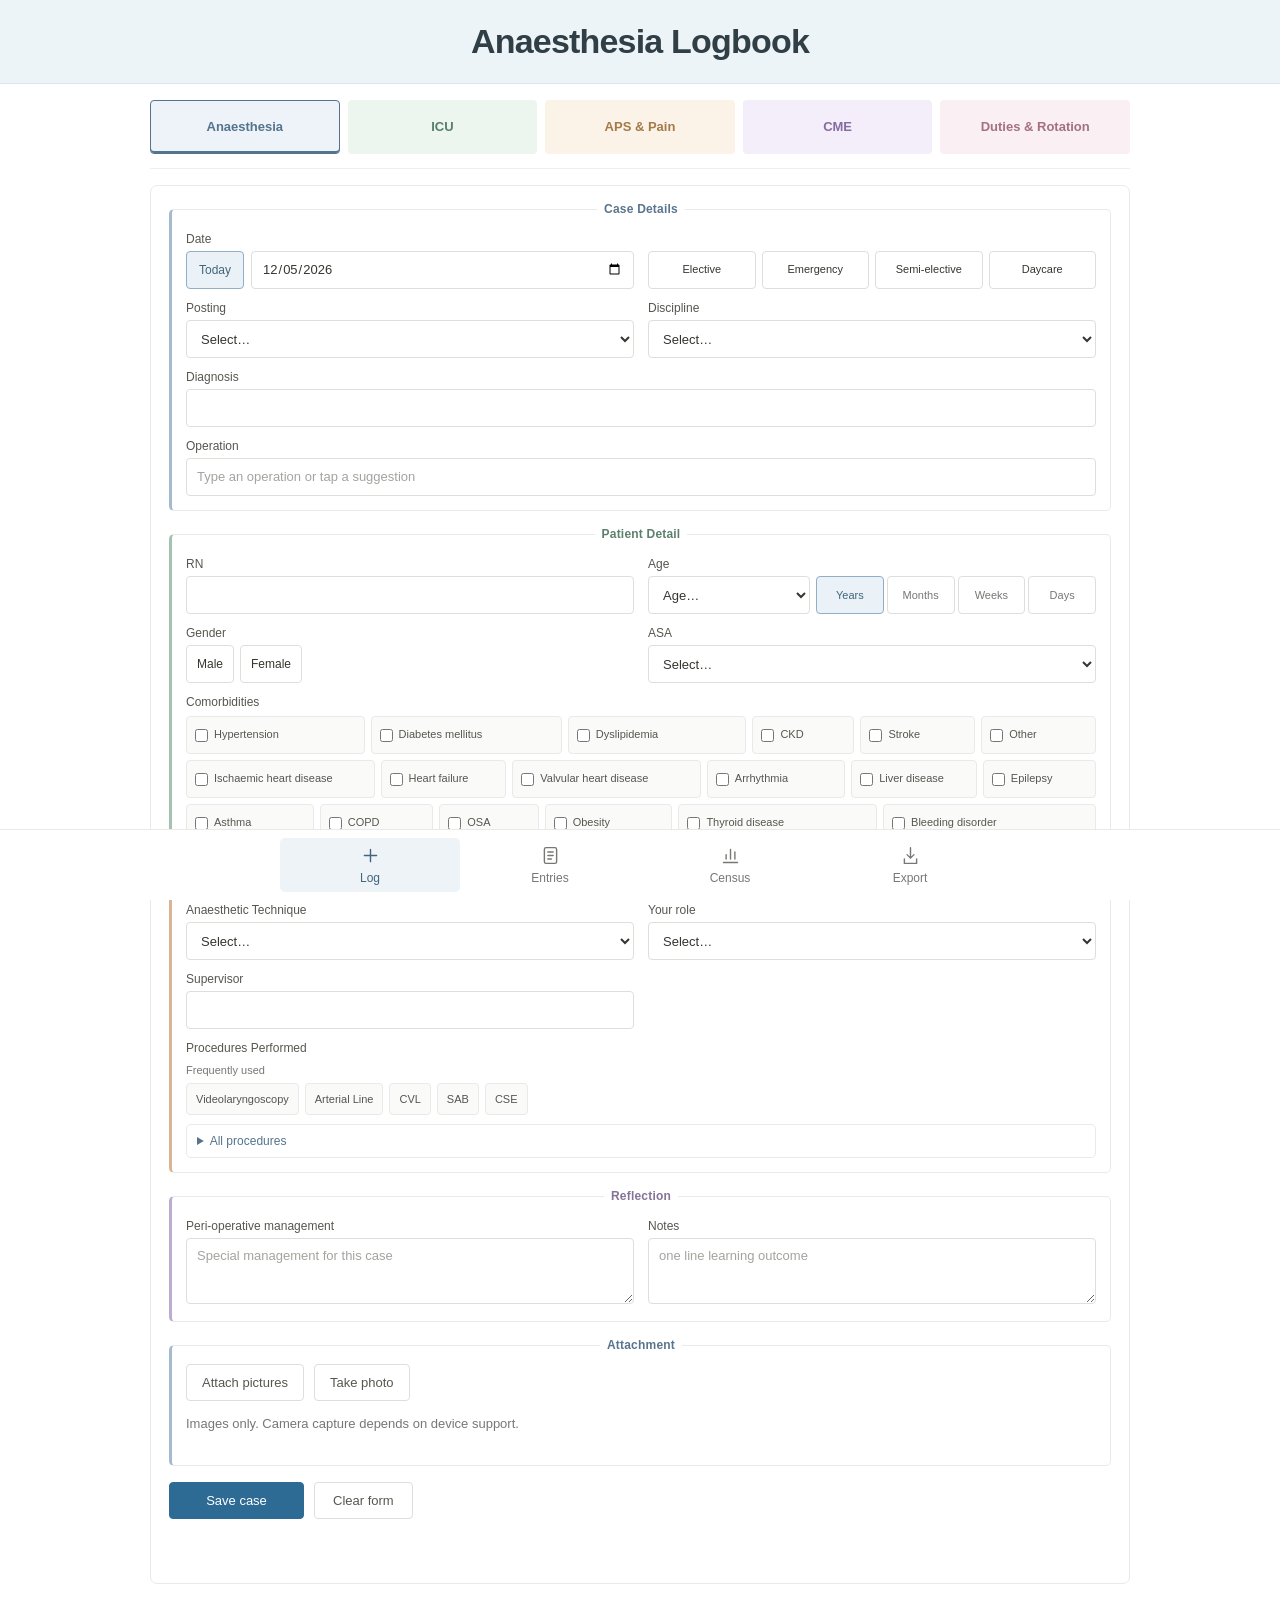
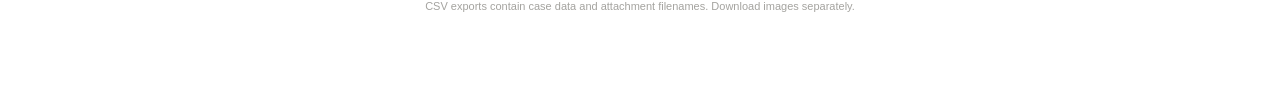
<file: index.html>
<!doctype html>
<html lang="en">
<head>
  <meta charset="utf-8">
  <meta name="viewport" content="width=device-width, initial-scale=1">
  <title>Clinical Case Logbook</title>
  <link rel="stylesheet" href="styles.css">
  <script>
    const section = ['log', 'entries', 'census', 'export'].includes(location.hash.slice(1)) ? location.hash : '#log';
    location.replace('anaesthesia.html' + section);
  </script>
</head>
<body><main><p><a href="anaesthesia.html#log">Open your logbook →</a></p></main></body>
</html>
</file>
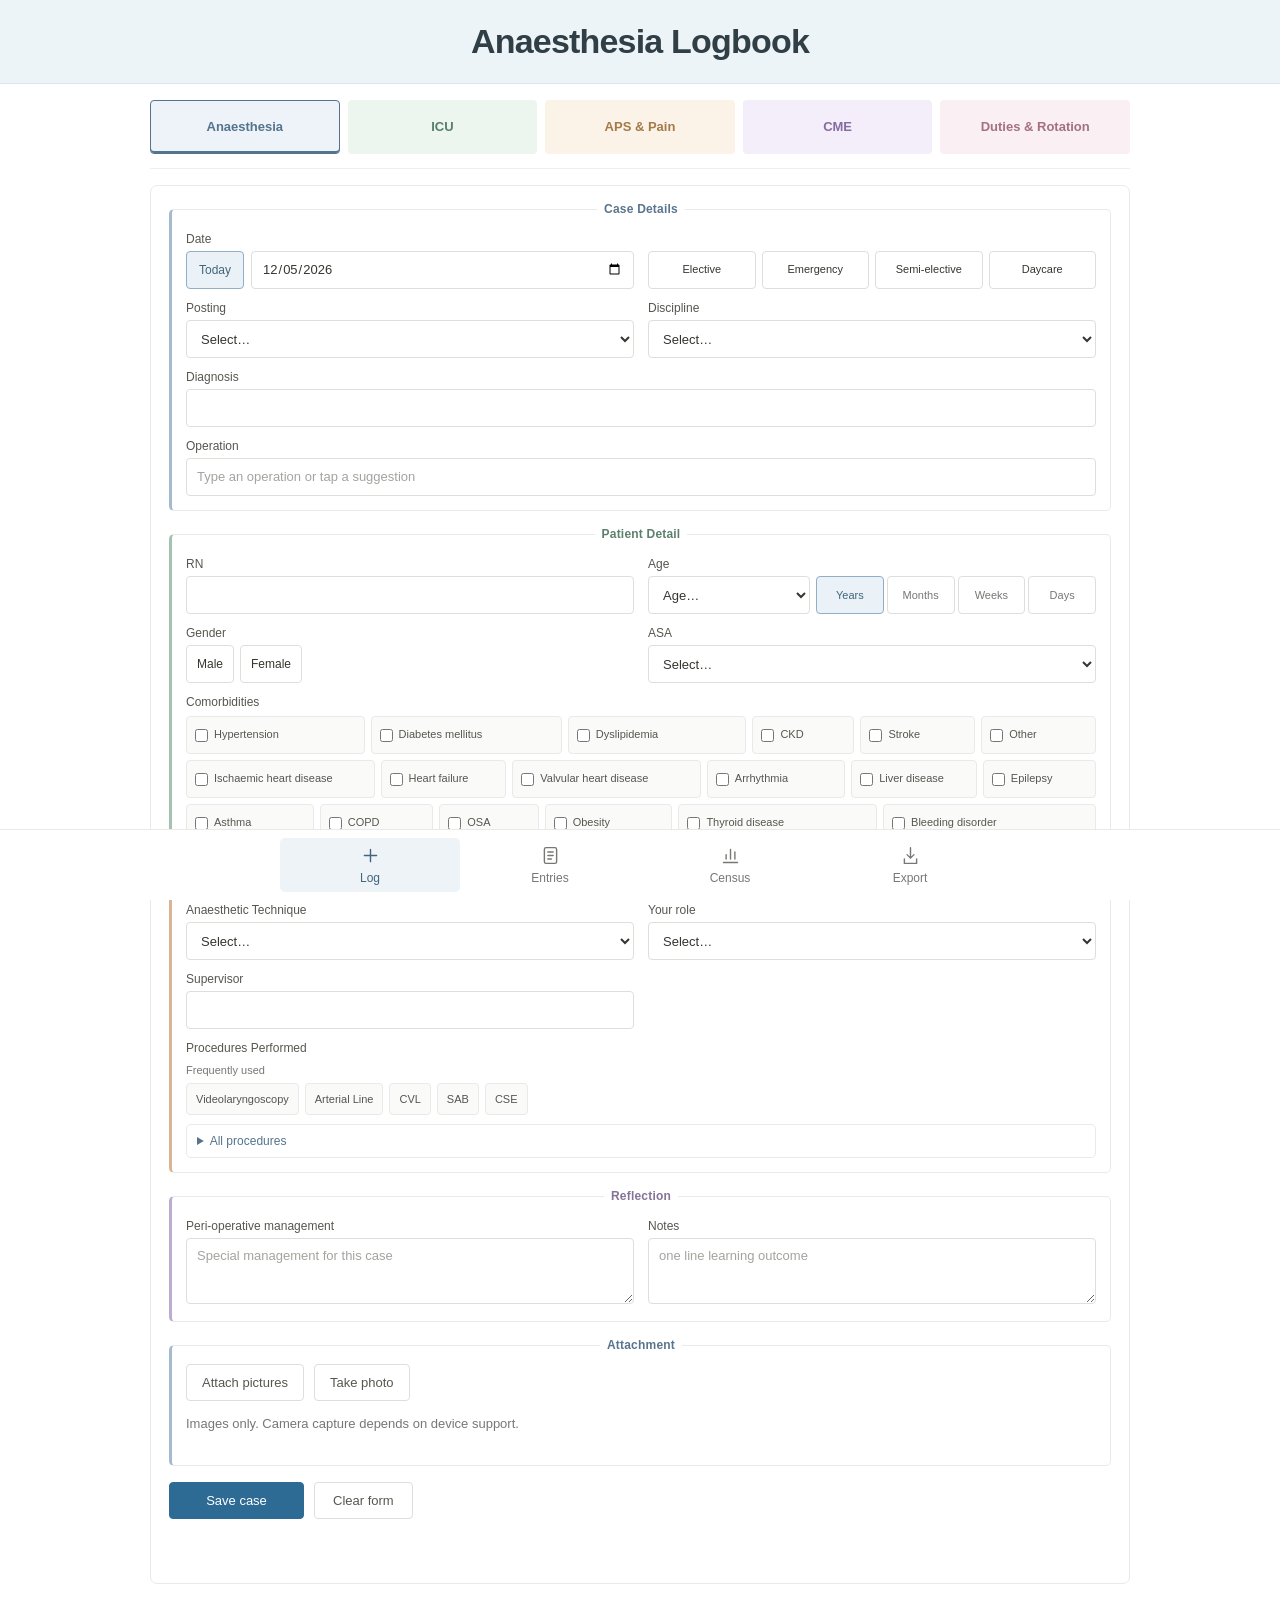
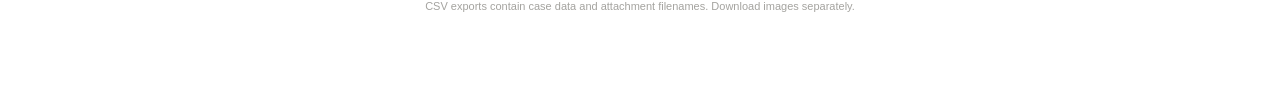
<file: anaesthesia.html>
<!doctype html><html lang="en"><head><meta charset="utf-8"><meta name="viewport" content="width=device-width, initial-scale=1"><title>Anaesthesia Logbook</title><link rel="stylesheet" href="styles.css?v=20261014-feedback"><style>
.specialty-summary{border-bottom:1px solid #e5ede7;padding:12px 0}
.specialty-summary>summary{cursor:pointer;padding:8px 0;overflow-wrap:anywhere}
.specialty-summary>summary:focus-visible{outline:2px solid #167368;outline-offset:3px}
.specialty-summary .specialty-count{float:right;margin-left:12px}
.specialty-summary table{margin:8px 0}
.specialty-summary td:first-child{overflow-wrap:anywhere}
.case .case-operation{font-weight:700}
.case .case-meta{display:flex;align-items:center;gap:10px;flex-wrap:wrap}
.case .case-meta .tag{margin:0;overflow-wrap:anywhere;max-width:100%}
.case .actions{justify-content:flex-end;margin-top:12px}
.case .case-detail{margin:8px 0;line-height:1.5;overflow-wrap:anywhere}
</style><link rel="stylesheet" href="anaesthesia-compact.css"><link rel="stylesheet" href="entries-unified.css?v=20261014-back"><link rel="stylesheet" href="census-monthly.css"><link rel="stylesheet" href="unified-export.css?v=20261014-unified"></head><body class="compact-anaesthesia"><header><div><h1>Anaesthesia Logbook</h1></div></header><main><nav class="page-nav logbook-tabs" aria-label="Choose logbook"><a href="anaesthesia.html#log" data-logbook="anaesthesia" aria-current="page"><span class="logbook-tab-dot" aria-hidden="true"></span><span>Anaesthesia</span></a><a href="critical-care.html#log" data-logbook="critical-care"><span class="logbook-tab-dot" aria-hidden="true"></span><span>ICU</span></a><a href="aps-pain.html#log" data-logbook="aps-pain"><span class="logbook-tab-dot" aria-hidden="true"></span><span>APS & Pain</span></a><a href="cme.html#log" data-logbook="cme"><span class="logbook-tab-dot" aria-hidden="true"></span><span>CME</span></a><a href="duties-rotation.html#log" data-logbook="duties-rotation"><span class="logbook-tab-dot" aria-hidden="true"></span><span>Duties & Rotation</span></a></nav><section id="view-log" class="logbook-view" aria-label="Log"><section class="panel"><h3 id="formtitle" class="form-heading" hidden>New case</h3><form id="form"><fieldset><legend>Case Details</legend><div class="fields" id="details"></div></fieldset><fieldset><legend>Patient Detail</legend><div class="fields" id="patient"></div></fieldset><fieldset><legend>Mode of Anaesthesia</legend><div class="fields" id="anaesthesia"></div></fieldset><fieldset><legend>Reflection</legend><div class="fields" id="reflection"></div></fieldset><fieldset><legend>Attachment</legend><div class="actions"><button type="button" id="attach" class="secondary">Attach pictures</button><button type="button" id="camera" class="secondary">Take photo</button></div><input type="file" id="fileinput" accept="image/*" multiple hidden><input type="file" id="camerainput" accept="image/*" capture="environment" hidden><p class="muted">Images only. Camera capture depends on device support.</p><div id="attachments" class="attachmentgrid"></div><div id="attachmentstatus" role="status" class="muted"></div></fieldset><div class="actions"><button id="save" type="submit">Save case</button><button class="secondary" type="button" id="reset">Clear form</button></div><div id="status" role="status" aria-live="polite"></div></form></section></section><section id="view-entries" class="logbook-view" aria-labelledby="entries-title" hidden><section class="panel"><h2 id="entries-title">Entries</h2><div class="filters"><input id="search" aria-label="Search cases" placeholder="Search diagnosis, procedure, RN…"></div><div class="filters"><input type="date" id="from" aria-label="Filter from date"><input type="date" id="to" aria-label="Filter to date"></div><div class="actions"><button id="clearfilters" class="secondary">Reset filters</button></div><p id="count" class="muted"></p><div id="cases"></div></section></section><section id="view-census" class="logbook-view" aria-labelledby="census-title" hidden><h2 id="census-title">Census</h2><p class="muted">Overview of all cases saved in this logbook on this device.</p><div class="stats"><div class="stat"><span>TOTAL CASES</span><strong id="total">0</strong></div><div class="stat"><span>THIS MONTH</span><strong id="month">0</strong></div><div class="stat"><span>GENERAL ANAESTHESIA</span><strong id="ga">0</strong></div><div class="stat"><span>PERIPHERAL NERVE BLOCK</span><strong id="peripheral">0</strong></div><div class="stat"><span>NEURAXIAL ANAESTHESIA</span><strong id="neuraxial">0</strong></div></div><div class="panel"><section class="report"><h3>Assessment Overview</h3><div id="summary"></div></section></div></section><section id="view-export" class="logbook-view" aria-labelledby="export-title" hidden><section class="panel export-panel"><h2 id="export-title">Export</h2><p>Download your case records as a spreadsheet.</p><div class="actions"><button id="export">Export all cases (Excel CSV)</button><button id="filteredexport" class="secondary">Export filtered cases</button></div><p class="muted">Filtered exports use the search and date filters set in Entries. CSV files contain case data and attachment filenames; download images separately or include them in a full backup below.</p><a class="text-link" href="#entries">Go to Entries filters →</a></section><section class="panel" id="drivepanel" aria-labelledby="drivetitle"><h3 id="drivetitle">Google Drive sync</h3><p>Keep your cases and images together across devices in your private <strong>Anaesthesia Logbook</strong> folder. Connect the same Google account on each device.</p><p id="driveaccount" class="muted"></p><div class="actions"><button id="connectdrive">Connect Google Drive</button><button id="syncdrive" class="secondary">Sync now</button><button id="disconnectdrive" class="secondary" hidden>Disconnect</button><a id="drivefolder" class="button secondary" target="_blank" rel="noopener noreferrer" hidden>Open Drive folder</a></div><p id="drivestatus" role="status" aria-live="polite">Cases are currently saved on this device. Connect Google Drive to sync.</p><div id="driveconflicts"></div><div class="actions"><button id="backupfull" class="secondary">Download full backup</button><button id="restorefull" class="secondary">Import full backup</button><input id="restorefile" type="file" accept="application/json,.json" hidden></div><details id="drivesetup"><summary>Connection setup</summary><p>Enter the Google OAuth Client ID created for this website. Use the same Client ID on every device. This is a public app identifier; never enter a client secret.</p><label for="googleclientid">Google Client ID</label><input id="googleclientid" type="text" placeholder="…apps.googleusercontent.com" autocomplete="off" spellcheck="false"><button id="saveclientid" class="secondary" style="margin-top:12px">Save connection setup</button></details><p class="muted">Sync runs while this page is open and connected. Reconnect Google when requested. Changes saved while offline sync after reconnection. Deleted cases and previous versions remain in Drive history.</p></section></section></main><footer>CSV exports contain case data and attachment filenames. Download images separately.</footer><nav class="bottom-nav" aria-label="Logbook sections"><a id="nav-log" href="#log" aria-controls="view-log" aria-current="page"><svg viewBox="0 0 24 24" fill="none" stroke="currentColor" stroke-width="1.6" stroke-linecap="round" stroke-linejoin="round" aria-hidden="true"><path d="M12 5v14M5 12h14"/></svg><span>Log</span></a><a id="nav-entries" href="#entries" aria-controls="view-entries"><svg viewBox="0 0 24 24" fill="none" stroke="currentColor" stroke-width="1.6" stroke-linecap="round" stroke-linejoin="round" aria-hidden="true"><rect x="5" y="3" width="14" height="18" rx="2"/><path d="M9 8h6M9 12h6M9 16h4"/></svg><span>Entries</span></a><a id="nav-census" href="#census" aria-controls="view-census"><svg viewBox="0 0 24 24" fill="none" stroke="currentColor" stroke-width="1.6" stroke-linecap="round" stroke-linejoin="round" aria-hidden="true"><path d="M4 20h16M7 16v-5M12 16V5M17 16V8"/></svg><span>Census</span></a><a id="nav-export" href="#export" aria-controls="view-export"><svg viewBox="0 0 24 24" fill="none" stroke="currentColor" stroke-width="1.6" stroke-linecap="round" stroke-linejoin="round" aria-hidden="true"><path d="M12 3v12m-4-4 4 4 4-4M5 16v5h14v-5"/></svg><span>Export</span></a></nav><script src="save-feedback.js?v=20261014"></script><script src="navigation.js?v=20261012-tabs"></script><script src="anaesthesia-options.js"></script><script>
const fields=[["date", "Date", "date", "details", true], ["urgency", "Urgency", ["Elective", "Emergency", "Semi-elective", "Daycare", "Semi-emergency"], "details", true], ["posting", "Posting", ["General", "Paediatric", "Obstetric", "Regional Anaesthesia", "Neuroanaesthesia", "Cardiothoracic (CTC)", "Vascular"], "details", false], ["specialty", "Discipline", ["General surgery", "Orthopaedics", "Obstetrics", "Gynaecology", "ENT", "Urology", "Ophthalmology", "Neurosurgery", "Cardiothoracic", "Vascular", "Plastic surgery", "Paediatric surgery", "Spine", "Cardiac", "Thoracic", "Dental", "OMFS", "Transplant", "Radiological Scans", "ECT", "Robotic", "Other"], "details", true], ["specialtyOther", "Specify discipline", "text", "details", false], ["diagnosis", "Diagnosis", "text", "details", false], ["procedure", "Operation", "text", "details", true], ["rn", "RN", "text", "patient", false], ["age", "Age", "text", "patient", false], ["gender", "Gender", ["Male", "Female"], "patient", false], ["asa", "ASA", ["1", "2", "3", "4", "5", "6"], "patient", false], ["comorbidities", "Comorbidities", "multi", "patient", false], ["bmi", "BMI", "number", "patient", false], ["comorbiditiesOther", "Other comorbidities", "textarea", "patient", false], ["technique", "Anaesthetic Technique", ["General anaesthesia", "Total Intravenous Anaesthesia (TIVA)", "Spinal", "Epidural", "Combined spinal\u2013epidural", "Peripheral nerve block", "General + regional", "Monitored anaesthesia care", "Other"], "anaesthesia", true], ["airway", "Airway management", "multi", "anaesthesia", false], ["role", "Your role", ["Observed", "Assisted", "Performed"], "anaesthesia", true], ["supervisor", "Supervisor", "text", "anaesthesia", false], ["skills", "Procedures Performed", "multi", "anaesthesia", false], ["cvlSite", "CVL site", "multi", "anaesthesia", false], ["paFloat", "PA Catheter", "multi", "anaesthesia", false], ["peripheralBlocks", "Peripheral Nerve Block", "multi", "anaesthesia", false], ["regionalBlock", "Specify regional block", "text", "anaesthesia", false], ["otherTechniques", "Specify other techniques", "text", "anaesthesia", false], ["management", "Peri-operative management", "textarea", "reflection", false], ["notes", "Notes", "textarea", "reflection", false]];
let records=[],editing=null,pendingAttachments=[],attachmentURLs=[];let attachmentDB;const $=id=>document.getElementById(id),esc=s=>String(s??'').replace(/[&<>"']/g,c=>({'&':'&amp;','<':'&lt;','>':'&gt;','"':'&quot;',"'":'&#39;'}[c]));
const comorbidityOptions=anaesthesiaOptionSets.comorbidities;
const skillOptions=anaesthesiaOptionSets.skills;
for(const [key,label,type,section,required] of fields){
 let control;
 if(type==='multi'){control='<div id="'+key+'" class="choices '+(key==='comorbidities'?'comorbiditychoices':'')+'">'+(anaesthesiaOptionSets[key]||[]).map((v,i)=>'<label class="choice"><input type="checkbox" name="'+key+'" value="'+esc(v)+'" id="'+key+i+'">'+esc(v)+'</label>').join('')+'</div>'}
 else if(Array.isArray(type)){control='<select id="'+key+'" name="'+key+'" '+(required?'required':'')+'><option value="">Select…</option>'+type.map(v=>'<option>'+esc(v)+'</option>').join('')+'</select>'}
 else if(type==='textarea'){control='<textarea maxlength="3000" id="'+key+'" name="'+key+'"></textarea>'}
 else {control='<input id="'+key+'" name="'+key+'" type="'+type+'" '+(required?'required':'')+' '+(type==='number'?'min="0" max="150" step="0.1"':'maxlength="300"')+'>'}
 if(key==='bmi')control=control.replace('min="0" max="150" step="0.1"','min="1" max="150" step="0.1" placeholder="e.g. 32.5"');
 if(key==='age')control=control.replace('maxlength="300"','maxlength="300" placeholder="e.g. 45 years, 6 months, 10 days"');
 const wrapper=document.createElement('div');wrapper.className=(type==='textarea'||type==='multi'||['procedure','diagnosis'].includes(key))?'wide':'';wrapper.id=key+'Field';wrapper.innerHTML=(type==='multi'?'<div class="fieldlabel">'+label+'</div>':'<label for="'+key+'">'+label+'</label>')+control;$(section).appendChild(wrapper)
}
function selectedComorbidities(){return [...document.querySelectorAll('input[name="comorbidities"]:checked')].map(x=>x.value)}
function selectedSkills(){return [...document.querySelectorAll('input[name="skills"]:checked')].map(x=>x.value)}
function selectedMulti(key){return [...new Set([...document.querySelectorAll('input[name="'+key+'"]:checked')].map(x=>x.value))]}
function conditional(){
 const visibility=anaesthesiaVisibility($('technique').value,selectedSkills(),selectedComorbidities(),selectedMulti('peripheralBlocks'));
 visibility.specialtyOther=$('specialty').value==='Other';visibility.comorbiditiesOther=selectedComorbidities().includes('Other');
 if(!visibility.peripheralBlocks&&!selectedSkills().includes('Regional Block'))visibility.regionalBlock=false;
 for(const [key,show] of Object.entries(visibility)){
  $(key+'Field').hidden=!show;
  for(const control of $(key+'Field').querySelectorAll('input,select,textarea')){control.disabled=!show;control.required=show&&['specialtyOther','comorbiditiesOther','regionalBlock','otherTechniques'].includes(key)}
 }
 window.refreshProcedureSelection?.();
}
$('form').addEventListener('change',conditional);
function normalise(r){const data={...r};data.asa=({I:'1',II:'2',III:'3',IV:'4',V:'5',VI:'6'})[data.asa]||data.asa;if(!Array.isArray(data.comorbidities)){const old=data.comorbidities||'';data.comorbidities=old?['Other']:[];data.comorbiditiesOther=data.comorbiditiesOther||old}if(!Array.isArray(data.skills)){const old=data.skills||'';data.skills=old?['Other techniques']:[];data.otherTechniques=data.otherTechniques||old}if(data.urgency==='Urgent')data.urgency='Semi-emergency';if(data.notes===undefined)data.notes=data.learning||'';if(data.ageUnit&&data.age!==''&&data.age!=null&&/^\d+(\.\d+)?$/.test(String(data.age)))data.age=String(data.age)+' '+data.ageUnit.toLowerCase();delete data.ageUnit;data.attachments=data.attachments||[];return normaliseAnaesthesiaDetails(data)}
conditional();

function localDate(){const d=new Date();return d.getFullYear()+'-'+String(d.getMonth()+1).padStart(2,'0')+'-'+String(d.getDate()).padStart(2,'0')}$('date').value=localDate();
// Immutable case revisions: no shared Drive file is ever overwritten.
const SYNC_KEY = 'anaesthesia-logbook-sync-v2';
const LEGACY_KEY = 'anaesthesia-case-logbook-v1';
const APP_MARKER = 'anaesthesia-logbook-v2';
function validId(id) { return typeof id === 'string' && /^[a-zA-Z0-9_-]{1,120}$/.test(id); }
function validateEvent(event) {
  if (!event || event.schema !== 1 || !validId(event.id) || !validId(event.caseId) ||
      !Array.isArray(event.parents) || !event.parents.every(validId) || event.parents.includes(event.id) ||
      typeof event.deleted !== 'boolean' || typeof event.at !== 'string' || !Number.isFinite(Date.parse(event.at))) {
    throw Error('A saved revision has an invalid format. Sync stopped without removing local cases.');
  }
  if (!event.deleted && (!event.record || event.record.id !== event.caseId ||
      typeof event.record.date !== 'string' || typeof event.record.procedure !== 'string' ||
      typeof event.record.technique !== 'string' || !Array.isArray(event.record.attachments) ||
      !event.record.attachments.every(a => validId(a.id) && typeof a.name === 'string' &&
        typeof a.type === 'string' && a.type.startsWith('image/')))) {
    throw Error('A saved case has an invalid format. Sync stopped without removing local cases.');
  }
  return event;
}
function readSyncState() {
  const raw = localStorage.getItem(SYNC_KEY);
  if (raw) {
    const state = JSON.parse(raw);
    if (state.version !== 2 || !Array.isArray(state.events) || !Array.isArray(state.uploaded)) throw Error('Sync data could not be read. Keep this browser data and your backup.');
    state.events.forEach(validateEvent);
    return state;
  }
  const legacy = JSON.parse(localStorage.getItem(LEGACY_KEY) || '[]');
  if (!Array.isArray(legacy)) throw Error('Existing cases could not be read.');
  const state = {version:2, events:legacy.map(r => makeRevision(normalise(r), [], false)), uploaded:[], account:null};
  writeSyncState(state); // Preserve the original v1 data as a migration backup.
  return state;
}
function writeSyncState(state) {
  try { localStorage.setItem(SYNC_KEY, JSON.stringify(state)); }
  catch { throw Error('Browser storage is full or unavailable. Your change has not been saved.'); }
}
function makeRevision(record, parents, deleted) {
  const clean = {...record}; delete clean._syncHeads; delete clean._conflict;
  return validateEvent({schema:1,id:crypto.randomUUID(),caseId:record.id,parents:[...parents],deleted,
    at:new Date().toISOString(),record:deleted ? null : clean});
}
function mergeEvents(first, second) {
  const map = new Map();
  for (const e of [...first,...second]) {
    validateEvent(e);
    if (map.has(e.id) && JSON.stringify(map.get(e.id)) !== JSON.stringify(e)) throw Error('A revision was changed outside the app. Sync stopped to protect your cases.');
    map.set(e.id,e);
  }
  return [...map.values()];
}
function caseHeads(events) {
  const byId = new Map(events.map(e => [e.id,e]));
  const superseded = new Set();
  for (const e of events) for (const parent of e.parents) {
    if (byId.has(parent) && byId.get(parent).caseId !== e.caseId) throw Error('Invalid case revision history.');
    superseded.add(parent);
  }
  const groups = new Map();
  for (const e of events) if (!superseded.has(e.id)) {
    if (!groups.has(e.caseId)) groups.set(e.caseId,[]);
    groups.get(e.caseId).push(e);
  }
  return groups;
}
function projectCases(events) {
  const rows=[];
  for (const heads of caseHeads(events).values()) {
    // Keep a live version visible when a deletion conflicts with an edit.
    const visible=heads.filter(e=>!e.deleted).sort((a,b)=>b.at.localeCompare(a.at)||b.id.localeCompare(a.id));
    if (visible.length) rows.push({...normalise(visible[0].record),_syncHeads:heads.map(e=>e.id),_conflict:heads.length>1});
  }
  return rows.sort((a,b)=>b.date.localeCompare(a.date)||(b.updatedAt||'').localeCompare(a.updatedAt||''));
}
async function api(path, opts={}) {
  const state=readSyncState();
  if (opts.method==='POST') {
    let data=JSON.parse(opts.body);
    const old=projectCases(state.events).find(r=>r.id===data.id);
    if (old?._conflict) throw Error('Resolve the two versions of this case in the Drive panel before editing it.');
    const now=new Date().toISOString();
    data={...normalise(old||{}),...data,id:data.id||crypto.randomUUID(),createdAt:old?.createdAt||now,updatedAt:now};
    // The parents captured when the form opened protect against a remote edit during typing.
    const parents=editing===data.id ? editingParents : (old?._syncHeads||[]);
    state.events.push(makeRevision(data,parents,false));
    writeSyncState(state); queueSync(); return data;
  }
  if (opts.method==='DELETE') {
    const id=new URL(path,'https://local.test').searchParams.get('id');
    const old=projectCases(state.events).find(r=>r.id===id);
    if (!old) return {ok:true};
    if (old._conflict) throw Error('Resolve this case’s versions in the Drive panel before deleting it.');
    state.events.push(makeRevision(old,old._syncHeads,true));
    writeSyncState(state); queueSync(); return {ok:true};
  }
  return projectCases(state.events);
}

function filtered(){const q=$('search').value.toLowerCase();return records.filter(r=>(!$('from').value||r.date>=$('from').value)&&(!$('to').value||r.date<=$('to').value)&&fields.some(([k])=>String(r[k]||'').toLowerCase().includes(q)))}
function render(){window.refreshProcedureQuickChoices?.();const list=filtered();$('total').textContent=records.length;$('month').textContent=records.filter(r=>r.date.startsWith(localDate().slice(0,7))).length;$('ga').textContent=records.filter(r=>(r.technique.startsWith('General')||r.technique==='Total Intravenous Anaesthesia (TIVA)')).length;$('peripheral').textContent=records.filter(r=>r.technique==='Peripheral nerve block').length;$('neuraxial').textContent=records.filter(r=>['Spinal','Epidural','Combined spinal–epidural'].includes(r.technique)).length;$('count').textContent=list.length+' of '+records.length+' cases';$('cases').innerHTML=list.length?list.map(r=>'<article class="case"><div class="case-meta"><span class="tag">'+esc(r.specialty==='Other'?r.specialtyOther||'Other':r.specialty)+'</span><span class="muted">'+esc(r.date.split('-').reverse().join('-'))+'</span></div><div class="case-detail case-operation">'+esc(r.procedure)+'</div><div class="case-detail">'+esc(r.diagnosis||'No diagnosis')+'</div><div class="actions"><button class="secondary" data-edit="'+r.id+'">View / edit</button><button class="secondary" data-delete="'+r.id+'">Delete</button></div></article>').join(''):'<div class="empty">'+(records.length?'No cases match your filters.':'No cases recorded.')+'</div>';const groups=new Map();for(const r of records){const name=r.specialty==='Other'?(r.specialtyOther||'Other'):r.specialty;const operation=(r.procedure||'').trim()||'Operation not specified';if(!groups.has(name))groups.set(name,{total:0,operations:new Map()});const group=groups.get(name);group.total++;group.operations.set(operation,(group.operations.get(operation)||0)+1)}$('summary').innerHTML=[...groups].sort((a,b)=>b[1].total-a[1].total).map(([name,group])=>'<details class="specialty-summary"><summary>'+esc(name)+'<span class="specialty-count">'+group.total+' case'+(group.total===1?'':'s')+'</span></summary><table><thead><tr><th>Operation performed</th><th>Cases</th></tr></thead><tbody>'+[...group.operations].sort((a,b)=>b[1]-a[1]||a[0].localeCompare(b[0])).map(([operation,count])=>'<tr><td>'+esc(operation)+'</td><td>'+count+'</td></tr>').join('')+'</tbody></table></details>').join('')||'<p class="muted">No cases yet.</p>'}
function reset(){editingParents=[];$('attachmentstatus').textContent='';pendingAttachments=[];renderAttachments();editing=null;HTMLFormElement.prototype.reset.call($('form'));window.clearCompactLegacy?.();$('date').value=localDate();$('save').textContent='Save case';$('formtitle').textContent='New case';conditional();window.compactFormSync?.()}
$('form').onsubmit=async e=>{e.preventDefault();const data=Object.fromEntries(new FormData(e.target));delete data.urgencyChoice;delete data.genderChoice;for(const [key,,type] of fields){if(type==='multi')data[key]=$(key+'Field').hidden?[]:selectedMulti(key);else if($(key).disabled)data[key]='';}data.attachments=pendingAttachments.map(({id,name,type})=>({id,name,type}));if(editing)data.id=editing;const wasEditing=!!editing;window.logbookFeedback.hide();$('save').disabled=true;$('status').textContent='Saving…';try{await persistAttachments();await api('/api/cases',{method:'POST',body:JSON.stringify(data)});records=await api('/api/cases');reset();render();$('status').textContent='Case saved on this device. Open Export for Google Drive sync status.';window.logbookFeedback.showSaved({updated:wasEditing})}catch(e){$('status').textContent=e.message+' Your form has been kept; try again.'}finally{$('save').disabled=false}};
$('reset').onclick=()=>{reset();$('status').textContent=''};$('cases').onclick=async e=>{const edit=e.target.dataset.edit,del=e.target.dataset.delete;if(edit){const r=records.find(x=>x.id===edit);window.logbookNavigation.show(r._conflict?'export':'log');if(r._conflict){driveStatus('Resolve this case’s versions in the Drive panel before editing.');$('drivepanel').scrollIntoView({behavior:'smooth'});return}editingParents=[...(r._syncHeads||[])];window.prepareCompactRecord?.(r);for(const [k,,type] of fields){if(type==='multi'){for(const input of document.querySelectorAll('input[name="'+k+'"]'))input.checked=(r[k]||[]).includes(input.value)}else $(k).value=r[k]??''}pendingAttachments=(r.attachments||[]).map(a=>({...a}));renderAttachments();conditional();editing=r.id;$('save').textContent='Update case';$('formtitle').textContent='Edit case';window.compactFormSync?.();$('form').scrollIntoView({behavior:'smooth'});$('status').textContent=''}if(del&&confirm('Delete this case permanently?')){try{await api('/api/cases?id='+del,{method:'DELETE'});records=records.filter(r=>r.id!==del);if(editing===del)reset();render()}catch(e){$('status').textContent=e.message}}};
for(const id of ['search','from','to'])$(id).oninput=render;$('clearfilters').onclick=()=>{for(const id of ['search','from','to'])$(id).value='';render()};
function download(rows){const safe=v=>{let s=(Array.isArray(v)?v.join('; '):String(v??''));if(/^[\s]*[=+@-]/.test(s))s="'"+s;return '"'+s.replace(/"/g,'""')+'"'};const csv='\uFEFF'+[[...fields.map(f=>safe(f[1])),safe('Attachments')].join(','),...rows.map(r=>[...fields.map(([k])=>safe(r[k])),safe((r.attachments||[]).map(a=>a.name).join('; '))].join(','))].join('\r\n');const url=URL.createObjectURL(new Blob([csv],{type:'text/csv;charset=utf-8'}));const a=document.createElement('a');a.href=url;a.download='anaesthesia-logbook-'+localDate()+'.csv';a.click();setTimeout(()=>URL.revokeObjectURL(url),1000)}$('export').onclick=()=>download(records);$('filteredexport').onclick=()=>download(filtered());api('/api/cases').then(r=>{records=r;render()}).catch(e=>{$('cases').innerHTML='<p>Unable to load cases. Please refresh to try again.</p>';$('status').textContent=e.message;$('save').disabled=true;$('export').disabled=true;$('filteredexport').disabled=true});

function openAttachmentDB(){if(!attachmentDB)attachmentDB=new Promise((resolve,reject)=>{if(!window.indexedDB){reject(Error('Image storage is unavailable in this browser.'));return}const req=indexedDB.open('anaesthesia-logbook-attachments',1);req.onupgradeneeded=()=>req.result.createObjectStore('images',{keyPath:'id'});req.onsuccess=()=>resolve(req.result);req.onerror=()=>{attachmentDB=null;reject(Error('Could not open image storage.'))}});return attachmentDB}
async function attachmentOp(action,value){const db=await openAttachmentDB();return new Promise((resolve,reject)=>{const tx=db.transaction('images',action==='get'?'readonly':'readwrite');const store=tx.objectStore('images');const req=store[action](value);let result;req.onsuccess=()=>{result=req.result};tx.oncomplete=()=>resolve(result);tx.onerror=tx.onabort=()=>reject(Error('Image storage failed or is full. Your form has been kept.'))})}
async function persistAttachments(){for(const a of pendingAttachments)if(a.blob)await attachmentOp('put',{id:a.id,blob:a.blob,name:a.name,type:a.type})}
async function renderAttachments(){for(const u of attachmentURLs)URL.revokeObjectURL(u);attachmentURLs=[];const version=++renderAttachments.version;$('attachments').innerHTML='';for(const a of pendingAttachments){const card=document.createElement('div');card.className='attachmentcard';card.innerHTML='<img alt="Attachment preview"><p>'+esc(a.name)+'</p><div class="actions"><button type="button" class="secondary" data-download="'+a.id+'">Download</button><button type="button" class="secondary" data-remove="'+a.id+'">Remove</button></div>';$('attachments').appendChild(card);try{const blob=a.blob||(await attachmentOp('get',a.id))?.blob;if(version!==renderAttachments.version)return;if(blob){const u=URL.createObjectURL(blob);attachmentURLs.push(u);card.querySelector('img').src=u}else card.querySelector('img').alt='Image unavailable'}catch(e){$('attachmentstatus').textContent=e.message}}}
renderAttachments.version=0;
async function addImages(input){$('attachmentstatus').textContent='';try{const files=[...input.files];if(files.some(f=>!f.type.startsWith('image/')))throw Error('Please select image files only.');for(const file of files)pendingAttachments.push({id:crypto.randomUUID(),name:file.name,type:file.type,blob:file});await renderAttachments();$('attachmentstatus').textContent='Save the case to store attachments.'}catch(e){$('attachmentstatus').textContent=e.message}finally{input.value=''}}
$('attach').onclick=()=>$('fileinput').click();$('camera').onclick=()=>$('camerainput').click();$('fileinput').onchange=()=>addImages($('fileinput'));$('camerainput').onchange=()=>addImages($('camerainput'));
$('attachments').onclick=async e=>{const id=e.target.dataset.remove,download=e.target.dataset.download;if(id){pendingAttachments=pendingAttachments.filter(a=>a.id!==id);await renderAttachments();$('attachmentstatus').textContent='Save the case to apply changes.'}if(download){try{const a=pendingAttachments.find(a=>a.id===download);const blob=a.blob||(await attachmentOp('get',a.id))?.blob;if(!blob)throw Error('Image unavailable.');const u=URL.createObjectURL(blob),link=document.createElement('a');link.href=u;link.download=a.name;link.click();setTimeout(()=>URL.revokeObjectURL(u),1000)}catch(e){$('attachmentstatus').textContent=e.message}}};

// OAuth tokens stay in memory. A public OAuth Client ID is the only configuration.
const DEFAULT_GOOGLE_CLIENT_ID = '203815227406-taoetn1lchl994u9c0hcuklb83c0oc7r.apps.googleusercontent.com';
let driveToken=null, driveExpiry=0, syncBusy=false, syncTimer, driveFolder=null;
let editingParents=[];
function saveDownload(blob,name) {
  const url=URL.createObjectURL(blob),link=document.createElement('a');
  link.href=url;link.download=name;link.click();setTimeout(()=>URL.revokeObjectURL(url),1000);
}
async function backupLogbook() {
  $('backupfull').disabled=true;
  try {
    if(syncBusy)throw Error('Wait for syncing to finish before making a backup.');
    const state=readSyncState(),images=new Map();
    for(const event of state.events)for(const a of event.record?.attachments||[])images.set(a.id,a);
    const encoded=[];
    for(const image of images.values()) {
      const item=await attachmentOp('get',image.id);
      if(!item?.blob)throw Error('The image “'+image.name+'” is not cached on this device. Make the backup on the device where it was added.');
      const data=await new Promise((resolve,reject)=>{const reader=new FileReader();reader.onload=()=>resolve(reader.result);reader.onerror=reject;reader.readAsDataURL(item.blob)});
      encoded.push({...image,data});
    }
    saveDownload(new Blob([JSON.stringify({format:'anaesthesia-logbook-backup',version:2,state,images:encoded})],{type:'application/json'}),'anaesthesia-logbook-backup-'+localDate()+'.json');
    driveStatus('Backup downloaded with case history and images. Keep it private.');
  }catch(e){driveStatus(e.message)}finally{$('backupfull').disabled=false}
}
async function restoreLogbook(input) {
  try {
    if(syncBusy)throw Error('Wait for syncing to finish before importing a backup.');
    const file=input.files[0];if(!file)return;
    const backup=JSON.parse(await file.text());
    if(backup.format!=='anaesthesia-logbook-backup'||backup.version!==2||!Array.isArray(backup.state?.events)||!Array.isArray(backup.images))throw Error('Choose a full logbook JSON backup. CSV files cannot restore images.');
    const state=readSyncState();
    if(state.account&&backup.state.account&&state.account.id!==backup.state.account.id)throw Error('This backup belongs to another Google account. Use a separate browser profile.');
    const merged=mergeEvents(state.events,backup.state.events);
    const blobs=[];
    for(const image of backup.images) {
      if(!validId(image.id)||typeof image.type!=='string'||!image.type.startsWith('image/')||typeof image.data!=='string'||!image.data.startsWith('data:image/'))throw Error('Invalid backup image.');
      const parts=image.data.split(',');if(parts.length!==2||!parts[0].endsWith(';base64'))throw Error('Invalid image encoding.');
      const bytes=Uint8Array.from(atob(parts[1]),c=>c.charCodeAt(0));
      blobs.push({...image,blob:new Blob([bytes],{type:image.type})});
    }
    const available=new Set(blobs.map(a=>a.id));
    for(const e of merged)for(const a of e.record?.attachments||[])if(!available.has(a.id)&&!(await attachmentOp('get',a.id))?.blob)throw Error('Backup is missing an image: '+a.name);
    if(!confirm('Import this backup and merge its cases with this device? Existing versions will be preserved.'))return;
    for(const {data,...image} of blobs)await attachmentOp('put',image);
    const latest=readSyncState();latest.events=mergeEvents(latest.events,backup.state.events);
    latest.account=latest.account||backup.state.account||null;writeSyncState(latest);
    records=projectCases(latest.events);render();renderConflicts();queueSync();
    driveStatus('Backup imported, including images. Connect Google Drive or click Sync now.');
  }catch(e){driveStatus(e.message)}finally{input.value=''}
}
const driveStatus=message=>{$('drivestatus').textContent=message};
const clientId=()=>DEFAULT_GOOGLE_CLIENT_ID||localStorage.getItem('logbook-google-client-id')||'';
function queueSync() {
  clearTimeout(syncTimer);
  if (driveToken) syncTimer=setTimeout(()=>syncDrive(),800);
  else driveStatus('Saved on this device. Connect Google Drive to sync.');
}
async function driveRequest(path,options={}) {
  if (!driveToken || Date.now()>=driveExpiry) {
    driveToken=null; $('connectdrive').textContent='Reconnect Google Drive';
    throw Error('Reconnect Google Drive to continue syncing. Local cases are safe on this device.');
  }
  const response=await fetch('https://www.googleapis.com/'+path,{...options,
    headers:{...options.headers,Authorization:'Bearer '+driveToken},signal:AbortSignal.timeout(90000)});
  if (!response.ok) {
    if(response.status===401) {driveToken=null;throw Error('Google access expired. Reconnect Google Drive.');}
    let message=''; try {message=(await response.json()).error?.message||''} catch {}
    throw Error('Google Drive could not complete the request ('+response.status+'). '+message);
  }
  return response;
}
async function driveJSON(path,options) {return (await driveRequest(path,options)).json()}
async function driveList(query) {
  const files=[];let pageToken='';
  do {
    const params=new URLSearchParams({q:query,spaces:'drive',pageSize:'1000',fields:'nextPageToken,files(id,name,mimeType,appProperties,createdTime)',...(pageToken?{pageToken}:{})});
    const page=await driveJSON('drive/v3/files?'+params);
    files.push(...page.files);pageToken=page.nextPageToken||'';
  } while(pageToken);
  return files;
}
async function uploadDriveFile(metadata,blob) {
  // Multipart handles binary images without converting them to base64.
  const boundary='logbook_'+crypto.randomUUID();
  const body=new Blob(['--'+boundary+'\r\nContent-Type: application/json; charset=UTF-8\r\n\r\n',JSON.stringify(metadata),
    '\r\n--'+boundary+'\r\nContent-Type: '+(blob.type||'application/octet-stream')+'\r\n\r\n',blob,'\r\n--'+boundary+'--\r\n']);
  return driveJSON('upload/drive/v3/files?uploadType=multipart&fields=id,name,appProperties',{
    method:'POST',headers:{'Content-Type':'multipart/related; boundary='+boundary},body});
}
async function findDriveFolders() {
  let folders=await driveList("trashed=false and mimeType='application/vnd.google-apps.folder' and appProperties has { key='logbook' and value='"+APP_MARKER+"' }");
  if (!folders.length) {
    const created=await driveJSON('drive/v3/files?fields=id,name,createdTime',{method:'POST',headers:{'Content-Type':'application/json'},
      body:JSON.stringify({name:'Anaesthesia Logbook',mimeType:'application/vnd.google-apps.folder',appProperties:{logbook:APP_MARKER}})});
    folders=[created];
  }
  // If two devices create the folder at once, read both so neither set of cases disappears.
  folders.sort((a,b)=>(a.createdTime||'').localeCompare(b.createdTime||'')||a.id.localeCompare(b.id));
  driveFolder=folders[0].id;
  $('drivefolder').href='https://drive.google.com/drive/folders/'+driveFolder;$('drivefolder').hidden=false;
  return folders;
}
function renderConflicts() {
  const state=readSyncState(); const area=$('driveconflicts');area.replaceChildren();
  for (const [caseId,heads] of caseHeads(state.events)) if(heads.length>1) {
    const card=document.createElement('section');card.className='notice';
    const heading=document.createElement('strong');heading.textContent='Two versions need your choice: '+(heads.find(h=>h.record)?.record.procedure||'Deleted case');card.appendChild(heading);
    const help=document.createElement('p');help.textContent='Both versions are kept in Drive history. Compare the details and choose the version to use.';card.appendChild(help);
    for(const head of heads) {
      const details=document.createElement('details');
      const summary=document.createElement('summary');summary.textContent=(head.deleted?'Deleted case':'Saved case')+' · '+new Date(head.at).toLocaleString();details.appendChild(summary);
      const pre=document.createElement('pre');pre.style.whiteSpace='pre-wrap';pre.style.overflowWrap='anywhere';
      pre.textContent=head.deleted?'This version deletes the case.':fields.map(([key,label])=>label+': '+(Array.isArray(head.record[key])?head.record[key].join(', '):head.record[key]||'')).join('\n')+'\nImages: '+head.record.attachments.map(a=>a.name).join(', ');details.appendChild(pre);
      const choose=document.createElement('button');choose.textContent='Use this version';choose.className='secondary';
      choose.onclick=()=>{
        try {
          const current=readSyncState(),nowHeads=caseHeads(current.events).get(caseId)||[];
          if(!nowHeads.some(h=>h.id===head.id))throw Error('The case changed. Review the current versions.');
          current.events.push(makeRevision(head.record||{id:caseId},nowHeads.map(h=>h.id),head.deleted));
          writeSyncState(current);records=projectCases(current.events);render();renderConflicts();queueSync();
          if(editing===caseId)reset();
        }catch(e){driveStatus(e.message)}
      };details.appendChild(choose);card.appendChild(details);
    }
    area.appendChild(card);
  }
}
async function syncDrive() {
  if(syncBusy)return;
  syncBusy=true;$('syncdrive').disabled=true;
  try {
    if(!navigator.onLine)throw Error('Offline. Changes are saved on this device; sync when you reconnect.');
    driveStatus('Syncing cases and images…');
    const folders=await findDriveFolders(),allFiles=[];
    for(const folder of folders)allFiles.push(...await driveList("trashed=false and '"+folder.id+"' in parents"));
    const imageFiles=new Map(),eventFiles=new Map();
    for(const file of allFiles) {
      const props=file.appProperties||{};
      if(props.kind==='image'&&validId(props.key))imageFiles.set(props.key,file);
      if(props.kind==='revision'&&validId(props.key))eventFiles.set(props.key,file);
    }
    let state=readSyncState(); const known=new Set(state.events.map(e=>e.id)),remote=[];
    for(const [id,file] of eventFiles)if(!known.has(id)) {
      const event=validateEvent(await driveJSON('drive/v3/files/'+file.id+'?alt=media'));
      if(event.id!==id)throw Error('Drive revision does not match its filename.');
      remote.push(event);
    }
    // Re-read after network waits: edits made during syncing must remain in the journal.
    state=readSyncState();state.events=mergeEvents(state.events,remote);
    state.uploaded=[...new Set([...state.uploaded,...eventFiles.keys()])];writeSyncState(state);
    records=projectCases(state.events);render();renderConflicts();
    const pending=state.events.filter(e=>!eventFiles.has(e.id));
    for(const event of pending) {
      for(const image of event.record?.attachments||[])if(!imageFiles.has(image.id)) {
        const local=await attachmentOp('get',image.id);
        if(!local?.blob)throw Error('Image “'+image.name+'” is missing on this device. Sync from the device where it was added.');
        const file=await uploadDriveFile({name:image.id+'--'+image.name,parents:[driveFolder],appProperties:{kind:'image',key:image.id}},local.blob);
        imageFiles.set(image.id,file);
      }
      const file=await uploadDriveFile({name:'case-revision-'+event.id+'.json',parents:[driveFolder],appProperties:{kind:'revision',key:event.id}},
        new Blob([JSON.stringify(event)],{type:'application/json'}));
      eventFiles.set(event.id,file);
      const latest=readSyncState();latest.uploaded=[...new Set([...latest.uploaded,event.id])];writeSyncState(latest);
    }
    // Cache history images too, so a full backup can be made from any synced device.
    const images=new Map();
    for(const e of readSyncState().events)for(const a of e.record?.attachments||[])images.set(a.id,a);
    for(const image of images.values())if(!(await attachmentOp('get',image.id))?.blob) {
      const file=imageFiles.get(image.id);
      if(!file)throw Error('A saved image is missing from Drive: '+image.name+'. Restore it from its original device.');
      const blob=await (await driveRequest('drive/v3/files/'+file.id+'?alt=media')).blob();
      await attachmentOp('put',{...image,blob});
    }
    if(editing)await renderAttachments();
    state=readSyncState();const remaining=state.events.filter(e=>!state.uploaded.includes(e.id)).length;
    const conflicts=[...caseHeads(state.events).values()].filter(h=>h.length>1).length;
    driveStatus((remaining?'More changes waiting to sync.':'Synced at '+new Date().toLocaleTimeString()+'.')+
      (conflicts?' '+conflicts+' case(s) need your choice below.':' Cases and images are saved in Google Drive.'));
    if(remaining)queueSync();
  } catch(e) {driveStatus(e.message+' Local changes remain on this device.');}
  finally {syncBusy=false;$('syncdrive').disabled=false;}
}
function connectDrive() {
  try {
    if(location.protocol==='file:')throw Error('Open the published website to connect Google Drive.');
    if(!clientId()){$('drivesetup').open=true;throw Error('Add your Google Client ID in Connection setup first.');}
    if(!window.google?.accounts?.oauth2)throw Error('Google connection is still loading. Check your internet connection and try again.');
    if(syncBusy)throw Error('Wait for the current sync to finish before reconnecting.');
    google.accounts.oauth2.initTokenClient({client_id:clientId(),scope:'https://www.googleapis.com/auth/drive.file',
      error_callback:()=>driveStatus('Google connection was cancelled or the popup was blocked. Your local cases are unchanged.'),
      callback:async response=>{
        try {
          if(response.error||!response.access_token)throw Error('Google did not grant access. Try connecting again.');
          driveToken=response.access_token;driveExpiry=Date.now()+Number(response.expires_in||3600)*1000-60000;
          const about=await driveJSON('drive/v3/about?fields=user(permissionId,emailAddress)');
          const state=readSyncState(),account=about.user;
          if(!account?.permissionId)throw Error('Could not verify the selected Google account.');
          if(state.account&&state.account.id!==account.permissionId)throw Error('These local cases belong to '+state.account.email+'. Reconnect that account, or use a separate browser profile for another account.');
          if(!state.account&&state.events.length&&!confirm('Connect to '+account.emailAddress+' and upload the cases and images saved in this browser to its private Anaesthesia Logbook folder?')) {
            driveToken=null;driveStatus('Connection cancelled. Your cases remain on this device.');return;
          }
          state.account={id:account.permissionId,email:account.emailAddress};writeSyncState(state);
          $('driveaccount').textContent=account.emailAddress;$('connectdrive').textContent='Reconnect Google Drive';
          $('disconnectdrive').hidden=false;await syncDrive();
        }catch(e){driveToken=null;driveStatus(e.message)}
      }}).requestAccessToken({prompt:'select_account'});
  }catch(e){driveStatus(e.message)}
}
$('connectdrive').onclick=connectDrive;
$('backupfull').onclick=backupLogbook;
$('restorefull').onclick=()=>$('restorefile').click();
$('restorefile').onchange=()=>restoreLogbook($('restorefile'));
$('syncdrive').onclick=()=>driveToken?syncDrive():connectDrive();
$('disconnectdrive').onclick=()=>{
  if(syncBusy){driveStatus('Wait for syncing to finish before disconnecting.');return;}
  driveToken=null;driveExpiry=0;clearTimeout(syncTimer);
  $('disconnectdrive').hidden=true;$('drivefolder').hidden=true;$('connectdrive').textContent='Connect Google Drive';
  driveStatus('Disconnected. Cases and images stay on this device and in Drive.');
};
$('saveclientid').onclick=()=>{
  const value=$('googleclientid').value.trim();
  if(!/^[a-zA-Z0-9_-]+\.apps\.googleusercontent\.com$/.test(value)){driveStatus('Paste the Client ID ending in .apps.googleusercontent.com.');return;}
  localStorage.setItem('logbook-google-client-id',value);$('drivesetup').open=false;driveStatus('Setup saved. Click Connect Google Drive.');
};
$('googleclientid').value=clientId();
try {
  const state=readSyncState();if(state.account)$('driveaccount').textContent=state.account.email;
  renderConflicts();
}catch(e){driveStatus(e.message);$('connectdrive').disabled=true;$('syncdrive').disabled=true;}
setInterval(()=>{if(driveToken&&navigator.onLine&&document.visibilityState==='visible')syncDrive()},60000);
window.addEventListener('online',()=>{if(driveToken)syncDrive()});
document.addEventListener('visibilitychange',()=>{if(document.visibilityState==='visible'&&driveToken)syncDrive()});
window.addEventListener('storage',e=>{
  if(e.key===SYNC_KEY){try{records=projectCases(readSyncState().events);render();renderConflicts()}catch(error){driveStatus(error.message)}}
});

</script><script src="operation-suggestions.js"></script><script src="anaesthesia-compact.js"></script><script src="https://accounts.google.com/gsi/client" async defer></script><script src="entries-unified.js?v=20261014-back"></script><script src="census-options.js"></script><script src="census-monthly.js"></script><script src="sync-adapter.js?v=20261014-unified"></script><script src="unified-export.js?v=20261014-unified"></script></body></html>
</file>
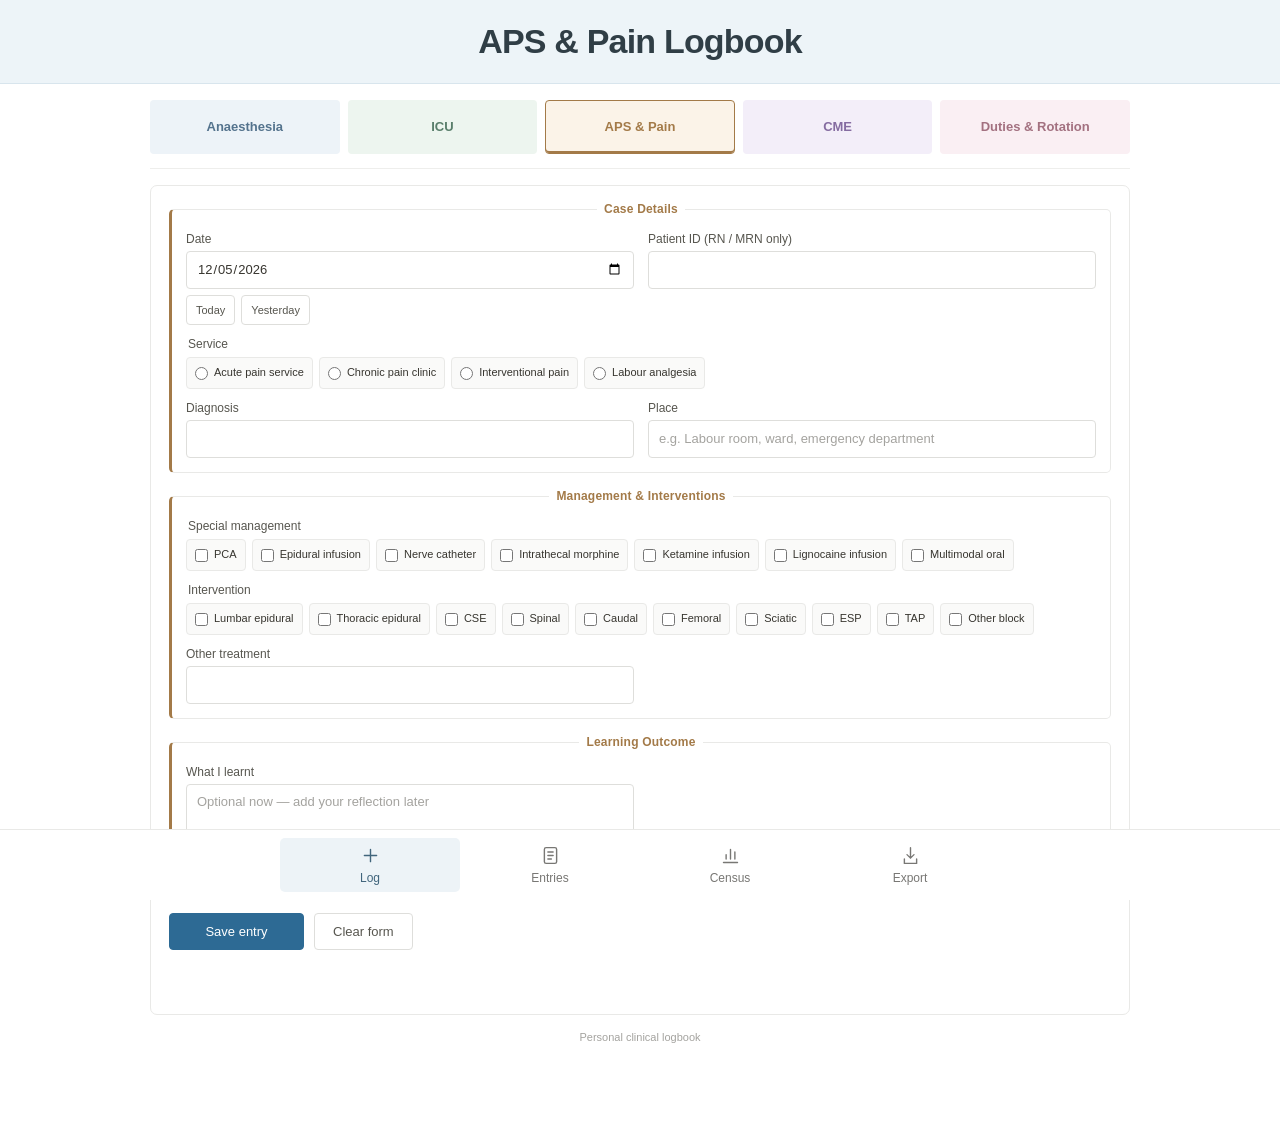
<file: aps-pain.html>
<!doctype html>
<html lang="en"><head><meta charset="utf-8"><meta name="viewport" content="width=device-width, initial-scale=1"><title>APS & Pain Logbook</title><link rel="stylesheet" href="styles.css?v=20261014-feedback"><link rel="stylesheet" href="logbook-compact.css?v=20261012-refine"><link rel="stylesheet" href="entries-unified.css?v=20261014-back"><link rel="stylesheet" href="census-monthly.css"><link rel="stylesheet" href="unified-export.css?v=20261014-unified"></head>
<body class="compact-logbook" data-logbook="aps-pain"><header><h1>APS & Pain Logbook</h1></header><main><nav class="page-nav logbook-tabs" aria-label="Choose logbook"><a href="anaesthesia.html#log" data-logbook="anaesthesia"><span class="logbook-tab-dot" aria-hidden="true"></span><span>Anaesthesia</span></a><a href="critical-care.html#log" data-logbook="critical-care"><span class="logbook-tab-dot" aria-hidden="true"></span><span>ICU</span></a><a href="aps-pain.html#log" data-logbook="aps-pain" aria-current="page"><span class="logbook-tab-dot" aria-hidden="true"></span><span>APS & Pain</span></a><a href="cme.html#log" data-logbook="cme"><span class="logbook-tab-dot" aria-hidden="true"></span><span>CME</span></a><a href="duties-rotation.html#log" data-logbook="duties-rotation"><span class="logbook-tab-dot" aria-hidden="true"></span><span>Duties & Rotation</span></a></nav>
<section id="view-log" class="logbook-view" aria-label="Log"><section class="panel"><h3 id="formtitle" hidden>Pain case</h3><form id="form"><fieldset><legend>Case Details</legend><div class="fields" id="details"></div></fieldset><fieldset><legend>Management & Interventions</legend><div class="fields" id="management"></div></fieldset><fieldset><legend>Learning Outcome</legend><div class="fields" id="reflection"></div></fieldset><p id="draft-hint" class="muted"></p><div class="actions"><button id="save" type="submit">Save entry</button><button id="reset" class="secondary" type="button">Clear form</button></div><div id="status" role="status" aria-live="polite"></div></form></section></section>
<section id="view-entries" class="logbook-view" aria-labelledby="entries-title" hidden><section class="panel"><h2 id="entries-title">Entries</h2><div class="filters"><input id="search" aria-label="Search entries" placeholder="Search entries…"></div><div class="filters"><input id="from" type="date" aria-label="Filter from date"><input id="to" type="date" aria-label="Filter to date"></div><button id="clearfilters" class="secondary">Reset filters</button><p id="count" class="muted"></p><p id="entries-status" role="status"></p><div id="cases"></div></section></section>
<section id="view-census" class="logbook-view" aria-labelledby="census-title" hidden><h2 id="census-title">Census</h2><p class="muted">Overview of entries saved in this logbook on this device.</p><div class="stats activity-stats"><div class="stat"><span>TOTAL ENTRIES</span><strong id="total">0</strong></div><div class="stat"><span>THIS MONTH</span><strong id="month">0</strong></div></div><section class="panel report"><h3>Overview</h3><table><thead><tr><th>Service</th><th>Entries</th></tr></thead><tbody id="summary"></tbody></table></section></section>
<section id="view-export" class="logbook-view" aria-labelledby="export-title" hidden><section class="panel export-panel"><h2 id="export-title">Export</h2><p>Download your records as a spreadsheet.</p><div class="actions"><button id="export">Export all entries (Excel CSV)</button><button id="filteredexport" class="secondary">Export filtered entries</button></div><p class="muted">Filtered exports use the search and date filters set in Entries. CSV files contain entry data. Use a full backup below to preserve revision history.</p><a class="text-link" href="#entries">Go to Entries filters →</a></section><section class="panel" id="drivepanel" aria-labelledby="drivetitle"><h3 id="drivetitle">Google Drive sync</h3><p>Keep your entries synchronised across devices in your private <strong>APS & Pain Logbook</strong> folder. Connect the same Google account on each device.</p><p id="driveaccount" class="muted"></p><div class="actions"><button id="connectdrive">Connect Google Drive</button><button id="syncdrive" class="secondary">Sync now</button><button id="disconnectdrive" class="secondary" hidden>Disconnect</button><a id="drivefolder" class="button secondary" target="_blank" rel="noopener noreferrer" hidden>Open Drive folder</a></div><p id="drivestatus" role="status" aria-live="polite">Cases are currently saved on this device. Connect Google Drive to sync.</p><div id="driveconflicts"></div><div class="actions"><button id="backupfull" class="secondary">Download full backup</button><button id="restorefull" class="secondary">Import full backup</button><input id="restorefile" type="file" accept="application/json,.json" hidden></div><details id="drivesetup"><summary>Connection setup</summary><p>Enter the Google OAuth Client ID created for this website. Use the same Client ID on every device. This is a public app identifier; never enter a client secret.</p><label for="googleclientid">Google Client ID</label><input id="googleclientid" type="text" placeholder="…apps.googleusercontent.com" autocomplete="off" spellcheck="false"><button id="saveclientid" class="secondary" style="margin-top:12px">Save connection setup</button></details><p class="muted">Sync runs while this page is open and connected. Reconnect Google when requested. Changes saved while offline sync after reconnection. Deleted entries and previous versions remain in Drive history.</p></section></section></main><footer>Personal clinical logbook</footer><nav class="bottom-nav" aria-label="Logbook sections"><a id="nav-log" href="#log" aria-controls="view-log" aria-current="page"><svg viewBox="0 0 24 24" fill="none" stroke="currentColor" stroke-width="1.6" stroke-linecap="round" stroke-linejoin="round" aria-hidden="true"><path d="M12 5v14M5 12h14"/></svg><span>Log</span></a><a id="nav-entries" href="#entries" aria-controls="view-entries"><svg viewBox="0 0 24 24" fill="none" stroke="currentColor" stroke-width="1.6" stroke-linecap="round" stroke-linejoin="round" aria-hidden="true"><rect x="5" y="3" width="14" height="18" rx="2"/><path d="M9 8h6M9 12h6M9 16h4"/></svg><span>Entries</span></a><a id="nav-census" href="#census" aria-controls="view-census"><svg viewBox="0 0 24 24" fill="none" stroke="currentColor" stroke-width="1.6" stroke-linecap="round" stroke-linejoin="round" aria-hidden="true"><path d="M4 20h16M7 16v-5M12 16V5M17 16V8"/></svg><span>Census</span></a><a id="nav-export" href="#export" aria-controls="view-export"><svg viewBox="0 0 24 24" fill="none" stroke="currentColor" stroke-width="1.6" stroke-linecap="round" stroke-linejoin="round" aria-hidden="true"><path d="M12 3v12m-4-4 4 4 4-4M5 16v5h14v-5"/></svg><span>Export</span></a></nav>
<script>const config = {"slug": "aps-pain", "name": "APS & Pain", "titleKey": "diagnosis", "groupKey": "service", "formTitle": "Pain case", "draftKeys": ["rn", "service", "diagnosis", "learning"], "groups": [["details", "01 / Case details"], ["management", "02 / Management & interventions"], ["reflection", "Learning Outcome"]], "fields": [["date", "Date", "date", "details", true], ["rn", "Patient ID (RN / MRN only)", "text", "details", false], ["service", "Service", "radio", "details", false, ["Acute pain service", "Chronic pain clinic", "Interventional pain", "Labour analgesia"]], ["diagnosis", "Diagnosis", "text", "details", false], ["place", "Place", "text", "details", false], ["management", "Special management", "multi", "management", false, ["PCA", "Epidural infusion", "Nerve catheter", "Intrathecal morphine", "Ketamine infusion", "Lignocaine infusion", "Multimodal oral"]], ["interventions", "Intervention", "multi", "management", false, ["Lumbar epidural", "Thoracic epidural", "CSE", "Spinal", "Caudal", "Femoral", "Sciatic", "ESP", "TAP", "Other block"]], ["treatment", "Other treatment", "text", "management", false], ["learning", "What I learnt", "textarea", "reflection", false]]};</script>
<script src="activity-logbook.js?v=20261014-feedback"></script><script src="activity-sync.js?v=20261012-refine"></script><script src="save-feedback.js?v=20261014"></script><script src="navigation.js?v=20261012-tabs"></script><script src="https://accounts.google.com/gsi/client" async defer></script><script src="entries-unified.js?v=20261014-back"></script><script src="census-options.js"></script><script src="census-monthly.js"></script><script src="sync-adapter.js?v=20261014-unified"></script><script src="unified-export.js?v=20261014-unified"></script></body></html>
</file>
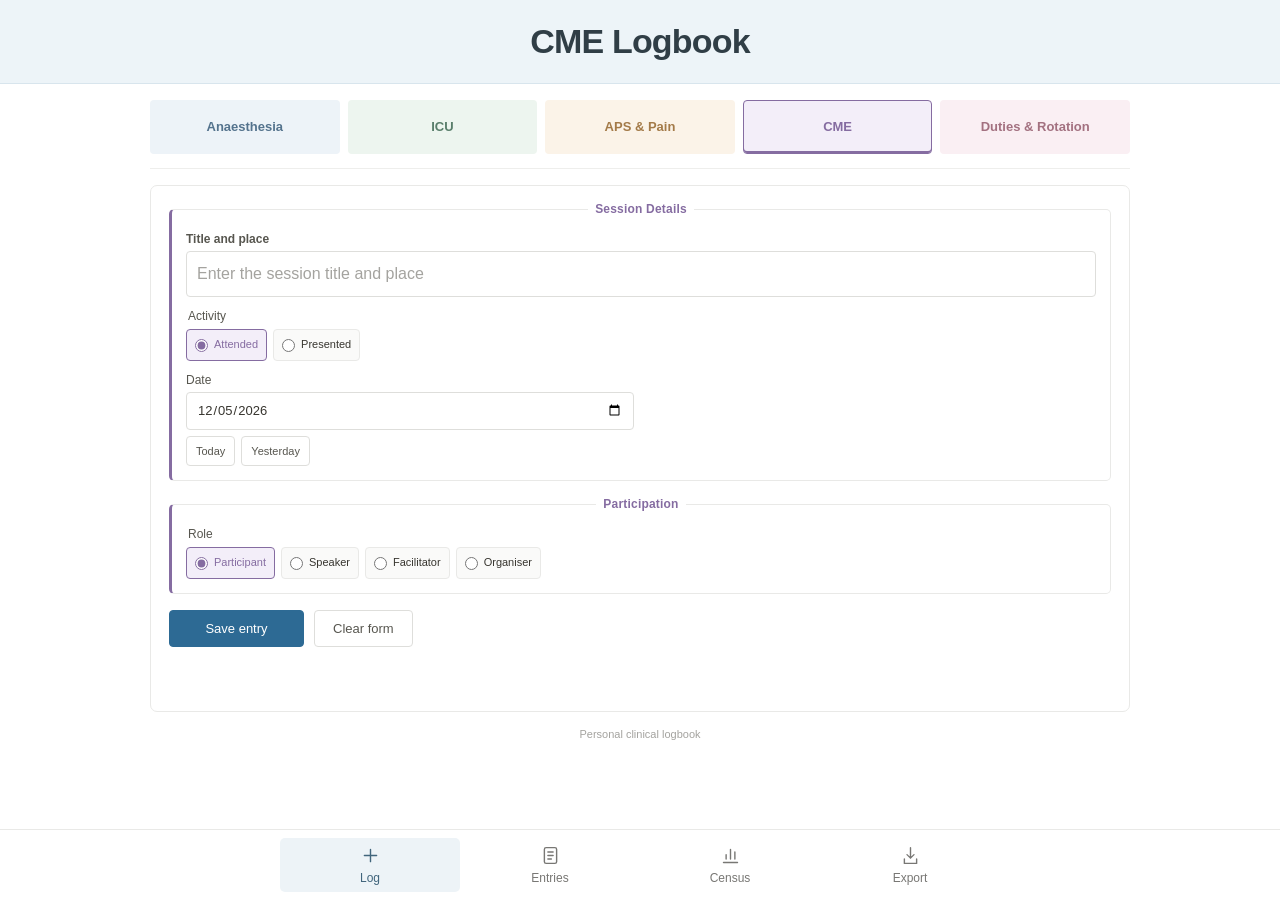
<file: cme.html>
<!doctype html>
<html lang="en"><head><meta charset="utf-8"><meta name="viewport" content="width=device-width, initial-scale=1"><title>CME Logbook</title><link rel="stylesheet" href="styles.css?v=20261014-feedback"><link rel="stylesheet" href="logbook-compact.css?v=20261012-refine"><link rel="stylesheet" href="entries-unified.css?v=20261014-back"><link rel="stylesheet" href="census-monthly.css"><link rel="stylesheet" href="unified-export.css?v=20261014-unified"></head>
<body class="compact-logbook" data-logbook="cme"><header><h1>CME Logbook</h1></header><main><nav class="page-nav logbook-tabs" aria-label="Choose logbook"><a href="anaesthesia.html#log" data-logbook="anaesthesia"><span class="logbook-tab-dot" aria-hidden="true"></span><span>Anaesthesia</span></a><a href="critical-care.html#log" data-logbook="critical-care"><span class="logbook-tab-dot" aria-hidden="true"></span><span>ICU</span></a><a href="aps-pain.html#log" data-logbook="aps-pain"><span class="logbook-tab-dot" aria-hidden="true"></span><span>APS & Pain</span></a><a href="cme.html#log" data-logbook="cme" aria-current="page"><span class="logbook-tab-dot" aria-hidden="true"></span><span>CME</span></a><a href="duties-rotation.html#log" data-logbook="duties-rotation"><span class="logbook-tab-dot" aria-hidden="true"></span><span>Duties & Rotation</span></a></nav>
<section id="view-log" class="logbook-view" aria-label="Log"><section class="panel"><h3 id="formtitle" hidden>CME & talks</h3><form id="form"><fieldset><legend>Session Details</legend><div class="fields" id="details"></div></fieldset><fieldset><legend>Participation</legend><div class="fields" id="participation"></div></fieldset><p id="draft-hint" class="muted"></p><div class="actions"><button id="save" type="submit">Save entry</button><button id="reset" class="secondary" type="button">Clear form</button></div><div id="status" role="status" aria-live="polite"></div></form></section></section>
<section id="view-entries" class="logbook-view" aria-labelledby="entries-title" hidden><section class="panel"><h2 id="entries-title">Entries</h2><div class="filters"><input id="search" aria-label="Search entries" placeholder="Search entries…"></div><div class="filters"><input id="from" type="date" aria-label="Filter from date"><input id="to" type="date" aria-label="Filter to date"></div><button id="clearfilters" class="secondary">Reset filters</button><p id="count" class="muted"></p><p id="entries-status" role="status"></p><div id="cases"></div></section></section>
<section id="view-census" class="logbook-view" aria-labelledby="census-title" hidden><h2 id="census-title">Census</h2><p class="muted">Overview of entries saved in this logbook on this device.</p><div class="stats activity-stats"><div class="stat"><span>TOTAL ENTRIES</span><strong id="total">0</strong></div><div class="stat"><span>THIS MONTH</span><strong id="month">0</strong></div></div><section class="panel report"><h3>Overview</h3><table><thead><tr><th>Activity</th><th>Entries</th></tr></thead><tbody id="summary"></tbody></table></section></section>
<section id="view-export" class="logbook-view" aria-labelledby="export-title" hidden><section class="panel export-panel"><h2 id="export-title">Export</h2><p>Download your records as a spreadsheet.</p><div class="actions"><button id="export">Export all entries (Excel CSV)</button><button id="filteredexport" class="secondary">Export filtered entries</button></div><p class="muted">Filtered exports use the search and date filters set in Entries. CSV files contain entry data. Use a full backup below to preserve revision history.</p><a class="text-link" href="#entries">Go to Entries filters →</a></section><section class="panel" id="drivepanel" aria-labelledby="drivetitle"><h3 id="drivetitle">Google Drive sync</h3><p>Keep your entries synchronised across devices in your private <strong>CME Logbook</strong> folder. Connect the same Google account on each device.</p><p id="driveaccount" class="muted"></p><div class="actions"><button id="connectdrive">Connect Google Drive</button><button id="syncdrive" class="secondary">Sync now</button><button id="disconnectdrive" class="secondary" hidden>Disconnect</button><a id="drivefolder" class="button secondary" target="_blank" rel="noopener noreferrer" hidden>Open Drive folder</a></div><p id="drivestatus" role="status" aria-live="polite">Cases are currently saved on this device. Connect Google Drive to sync.</p><div id="driveconflicts"></div><div class="actions"><button id="backupfull" class="secondary">Download full backup</button><button id="restorefull" class="secondary">Import full backup</button><input id="restorefile" type="file" accept="application/json,.json" hidden></div><details id="drivesetup"><summary>Connection setup</summary><p>Enter the Google OAuth Client ID created for this website. Use the same Client ID on every device. This is a public app identifier; never enter a client secret.</p><label for="googleclientid">Google Client ID</label><input id="googleclientid" type="text" placeholder="…apps.googleusercontent.com" autocomplete="off" spellcheck="false"><button id="saveclientid" class="secondary" style="margin-top:12px">Save connection setup</button></details><p class="muted">Sync runs while this page is open and connected. Reconnect Google when requested. Changes saved while offline sync after reconnection. Deleted entries and previous versions remain in Drive history.</p></section></section></main><footer>Personal clinical logbook</footer><nav class="bottom-nav" aria-label="Logbook sections"><a id="nav-log" href="#log" aria-controls="view-log" aria-current="page"><svg viewBox="0 0 24 24" fill="none" stroke="currentColor" stroke-width="1.6" stroke-linecap="round" stroke-linejoin="round" aria-hidden="true"><path d="M12 5v14M5 12h14"/></svg><span>Log</span></a><a id="nav-entries" href="#entries" aria-controls="view-entries"><svg viewBox="0 0 24 24" fill="none" stroke="currentColor" stroke-width="1.6" stroke-linecap="round" stroke-linejoin="round" aria-hidden="true"><rect x="5" y="3" width="14" height="18" rx="2"/><path d="M9 8h6M9 12h6M9 16h4"/></svg><span>Entries</span></a><a id="nav-census" href="#census" aria-controls="view-census"><svg viewBox="0 0 24 24" fill="none" stroke="currentColor" stroke-width="1.6" stroke-linecap="round" stroke-linejoin="round" aria-hidden="true"><path d="M4 20h16M7 16v-5M12 16V5M17 16V8"/></svg><span>Census</span></a><a id="nav-export" href="#export" aria-controls="view-export"><svg viewBox="0 0 24 24" fill="none" stroke="currentColor" stroke-width="1.6" stroke-linecap="round" stroke-linejoin="round" aria-hidden="true"><path d="M12 3v12m-4-4 4 4 4-4M5 16v5h14v-5"/></svg><span>Export</span></a></nav>
<script>const config = {"slug": "cme", "name": "CME", "titleKey": "title", "groupKey": "activity", "formTitle": "CME & talks", "groups": [["details", "01 / Session details"], ["participation", "02 / Participation"]], "fields": [["title", "Title and place", "text", "details", true], ["activity", "Activity", "radio", "details", true, ["Attended", "Presented"], "Attended"], ["date", "Date", "date", "details", true], ["role", "Role", "radio", "participation", true, ["Participant", "Speaker", "Facilitator", "Organiser"], "Participant"]]};</script>
<script src="activity-logbook.js?v=20261014-feedback"></script><script src="activity-sync.js?v=20261012-refine"></script><script src="save-feedback.js?v=20261014"></script><script src="navigation.js?v=20261012-tabs"></script><script src="https://accounts.google.com/gsi/client" async defer></script><script src="entries-unified.js?v=20261014-back"></script><script src="census-options.js"></script><script src="census-monthly.js"></script><script src="sync-adapter.js?v=20261014-unified"></script><script src="unified-export.js?v=20261014-unified"></script></body></html>
</file>
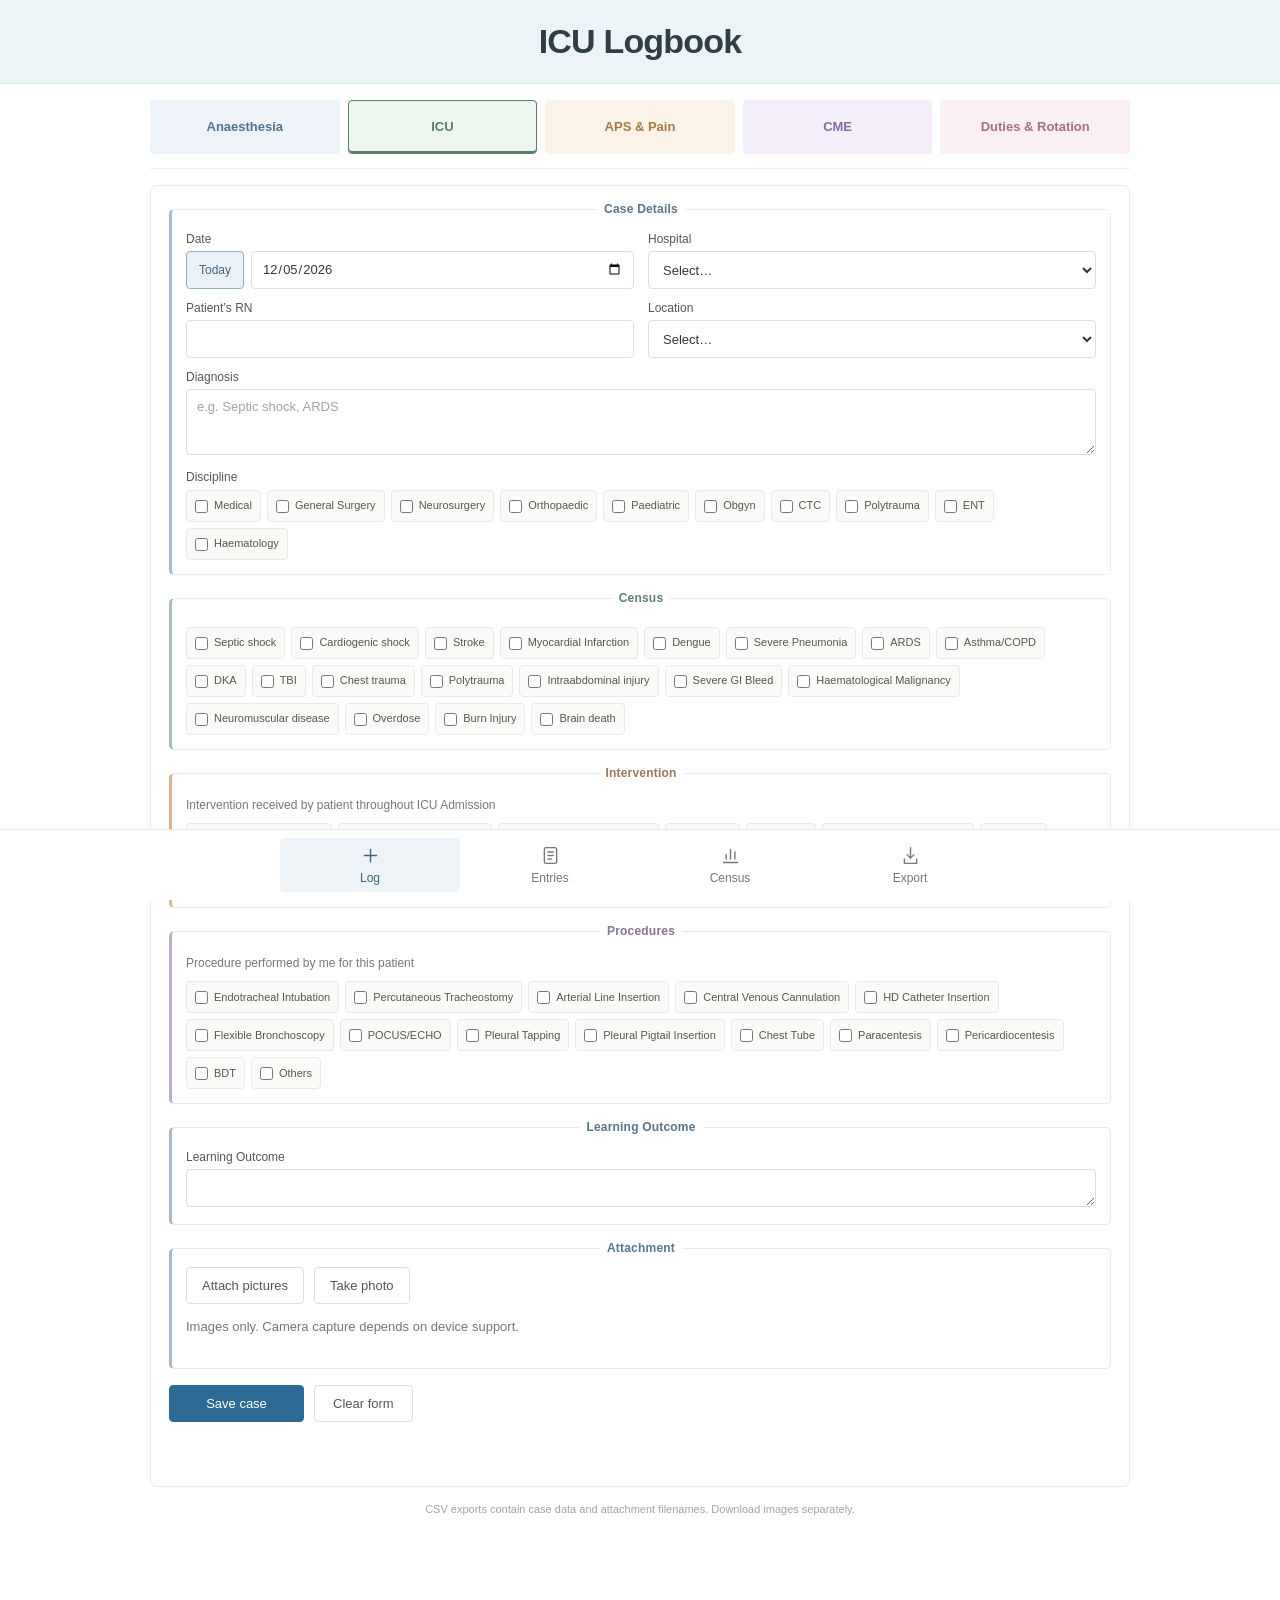
<file: critical-care.html>
<!doctype html><html lang="en"><head><meta charset="utf-8"><meta name="viewport" content="width=device-width, initial-scale=1"><title>ICU Logbook</title><link rel="stylesheet" href="styles.css?v=20261014-feedback"><link rel="stylesheet" href="logbook-compact.css"><link rel="stylesheet" href="entries-unified.css?v=20261014-back"><link rel="stylesheet" href="icu-refinements.css"><link rel="stylesheet" href="census-monthly.css"><link rel="stylesheet" href="unified-export.css?v=20261014-unified"></head><body class="compact-logbook"><header><div><h1>ICU Logbook</h1></div></header><main><nav class="page-nav logbook-tabs" aria-label="Choose logbook"><a href="anaesthesia.html#log" data-logbook="anaesthesia"><span class="logbook-tab-dot" aria-hidden="true"></span><span>Anaesthesia</span></a><a href="critical-care.html#log" data-logbook="critical-care" aria-current="page"><span class="logbook-tab-dot" aria-hidden="true"></span><span>ICU</span></a><a href="aps-pain.html#log" data-logbook="aps-pain"><span class="logbook-tab-dot" aria-hidden="true"></span><span>APS & Pain</span></a><a href="cme.html#log" data-logbook="cme"><span class="logbook-tab-dot" aria-hidden="true"></span><span>CME</span></a><a href="duties-rotation.html#log" data-logbook="duties-rotation"><span class="logbook-tab-dot" aria-hidden="true"></span><span>Duties & Rotation</span></a></nav><section id="view-log" class="logbook-view" aria-label="Log"><section class="panel"><h3 id="formtitle" hidden>Case Details</h3><form id="form"><fieldset><legend>Case Details</legend><div class="fields" id="details"></div></fieldset><fieldset><legend>Census</legend><div class="fields" id="icu-census"></div></fieldset><fieldset><legend>Intervention</legend><div class="fields" id="icu-interventions"></div></fieldset><fieldset><legend>Procedures</legend><div class="fields" id="anaesthesia"></div></fieldset><fieldset><legend>Learning Outcome</legend><div class="fields" id="reflection"></div></fieldset><fieldset><legend>Attachment</legend><div class="actions"><button type="button" id="attach" class="secondary">Attach pictures</button><button type="button" id="camera" class="secondary">Take photo</button></div><input type="file" id="fileinput" accept="image/*" multiple hidden><input type="file" id="camerainput" accept="image/*" capture="environment" hidden><p class="muted">Images only. Camera capture depends on device support.</p><div id="attachments" class="attachmentgrid"></div><div id="attachmentstatus" role="status" class="muted"></div></fieldset><div class="actions"><button id="save" type="submit">Save case</button><button class="secondary" type="button" id="reset">Clear form</button></div><div id="status" role="status" aria-live="polite"></div></form></section></section><section id="view-entries" class="logbook-view" aria-labelledby="entries-title" hidden><section class="panel"><h2 id="entries-title">Entries</h2><div class="filters"><input id="search" aria-label="Search cases" placeholder="Search diagnosis, hospital, RN…"></div><div class="filters"><input type="date" id="from" aria-label="Filter from date"><input type="date" id="to" aria-label="Filter to date"></div><div class="actions"><button id="clearfilters" class="secondary">Reset filters</button></div><p id="count" class="muted"></p><div id="cases"></div></section></section><section id="view-census" class="logbook-view" aria-labelledby="census-title" hidden><h2 id="census-title">Census</h2><p class="muted">Overview of all cases saved in this logbook on this device.</p><div class="stats icu-stats"><div class="stat"><span>TOTAL ICU CASES</span><strong id="total">0</strong></div><div class="stat"><span>THIS MONTH</span><strong id="month">0</strong></div><div class="stat"><span>PROCEDURES PERFORMED</span><strong id="procedureCount">0</strong></div></div><div class="panel"><section class="report"><h3>Assessment overview</h3><table><thead><tr><th>Discipline</th><th>Cases</th></tr></thead><tbody id="summary"></tbody></table></section></div></section><section id="view-export" class="logbook-view" aria-labelledby="export-title" hidden><section class="panel export-panel"><h2 id="export-title">Export</h2><p>Download your case records as a spreadsheet.</p><div class="actions"><button id="export">Export all cases (Excel CSV)</button><button id="filteredexport" class="secondary">Export filtered cases</button></div><p class="muted">Filtered exports use the search and date filters set in Entries. CSV files contain case data and attachment filenames; download images separately or include them in a full backup below.</p><a class="text-link" href="#entries">Go to Entries filters →</a></section><section class="panel" id="drivepanel" aria-labelledby="drivetitle"><h3 id="drivetitle">Google Drive sync</h3><p>Keep your cases and images together across devices in your private <strong>Critical Care Logbook</strong> folder. Connect the same Google account on each device.</p><p id="driveaccount" class="muted"></p><div class="actions"><button id="connectdrive">Connect Google Drive</button><button id="syncdrive" class="secondary">Sync now</button><button id="disconnectdrive" class="secondary" hidden>Disconnect</button><a id="drivefolder" class="button secondary" target="_blank" rel="noopener noreferrer" hidden>Open Drive folder</a></div><p id="drivestatus" role="status" aria-live="polite">Cases are currently saved on this device. Connect Google Drive to sync.</p><div id="driveconflicts"></div><div class="actions"><button id="backupfull" class="secondary">Download full backup</button><button id="restorefull" class="secondary">Import full backup</button><input id="restorefile" type="file" accept="application/json,.json" hidden></div><details id="drivesetup"><summary>Connection setup</summary><p>Enter the Google OAuth Client ID created for this website. Use the same Client ID on every device. This is a public app identifier; never enter a client secret.</p><label for="googleclientid">Google Client ID</label><input id="googleclientid" type="text" placeholder="…apps.googleusercontent.com" autocomplete="off" spellcheck="false"><button id="saveclientid" class="secondary" style="margin-top:12px">Save connection setup</button></details><p class="muted">Sync runs while this page is open and connected. Reconnect Google when requested. Changes saved while offline sync after reconnection. Deleted cases and previous versions remain in Drive history.</p></section></section></main><footer>CSV exports contain case data and attachment filenames. Download images separately.</footer><nav class="bottom-nav" aria-label="Logbook sections"><a id="nav-log" href="#log" aria-controls="view-log" aria-current="page"><svg viewBox="0 0 24 24" fill="none" stroke="currentColor" stroke-width="1.6" stroke-linecap="round" stroke-linejoin="round" aria-hidden="true"><path d="M12 5v14M5 12h14"/></svg><span>Log</span></a><a id="nav-entries" href="#entries" aria-controls="view-entries"><svg viewBox="0 0 24 24" fill="none" stroke="currentColor" stroke-width="1.6" stroke-linecap="round" stroke-linejoin="round" aria-hidden="true"><rect x="5" y="3" width="14" height="18" rx="2"/><path d="M9 8h6M9 12h6M9 16h4"/></svg><span>Entries</span></a><a id="nav-census" href="#census" aria-controls="view-census"><svg viewBox="0 0 24 24" fill="none" stroke="currentColor" stroke-width="1.6" stroke-linecap="round" stroke-linejoin="round" aria-hidden="true"><path d="M4 20h16M7 16v-5M12 16V5M17 16V8"/></svg><span>Census</span></a><a id="nav-export" href="#export" aria-controls="view-export"><svg viewBox="0 0 24 24" fill="none" stroke="currentColor" stroke-width="1.6" stroke-linecap="round" stroke-linejoin="round" aria-hidden="true"><path d="M12 3v12m-4-4 4 4 4-4M5 16v5h14v-5"/></svg><span>Export</span></a></nav><script src="save-feedback.js?v=20261014"></script><script src="navigation.js?v=20261012-tabs"></script><script>
const fields=[["date", "Date", "date", "details", true], ["hospital", "Hospital", ["HQE", "HUSM", "Others"], "details", true], ["hospitalOther", "Specify hospital", "text", "details", false], ["rn", "Patient\u2019s RN", "text", "details", false], ["location", "Location", ["General ICU", "Surgical ICU", "Neuro ICU", "Trauma ICU", "Paediatric ICU", "CCU", "CICU", "Medical HDU", "Other HDU"], "details", false], ["diagnosis", "Diagnosis", "textarea", "details", true], ["discipline", "Discipline", "multi", "details", true], ["disciplineOther", "Specify discipline", "text", "details", false], ["census", "Census", "multi", "icu-census", false], ["interventions", "Intervention", "multi", "icu-interventions", false], ["interventionsOther", "Specify other intervention", "textarea", "icu-interventions", false], ["skills", "Procedures performed", "multi", "anaesthesia", false], ["cvlSite", "CVL site", "multi", "anaesthesia", false], ["hdSite", "HD catheter site", "multi", "anaesthesia", false], ["skillsOther", "Specify other procedure", "textarea", "anaesthesia", false], ["learning", "Learning Outcome", "textarea", "reflection", false]];
let records=[],editing=null,pendingAttachments=[],attachmentURLs=[];let attachmentDB;const $=id=>document.getElementById(id),esc=s=>String(s??'').replace(/[&<>"']/g,c=>({'&':'&amp;','<':'&lt;','>':'&gt;','"':'&quot;',"'":'&#39;'}[c]));
const comorbidityOptions=['Hypertension','Diabetes mellitus','Ischaemic heart disease','Heart failure','Valvular heart disease','Arrhythmia','Asthma','Chronic obstructive pulmonary disease (COPD)','Obstructive sleep apnoea','Obesity','Chronic kidney disease','Liver disease','Stroke / TIA','Epilepsy','Thyroid disease','Anaemia','Bleeding disorder','Other'];
const skillOptions=["Endotracheal Intubation", "Percutaneous Tracheostomy", "Arterial Line Insertion", "Central Venous Cannulation", "HD Catheter Insertion", "Flexible Bronchoscopy", "POCUS/ECHO", "Pleural Tapping", "Pleural Pigtail Insertion", "Chest Tube", "Paracentesis", "Pericardiocentesis", "BDT", "Others"];
const interventionOptions=["Mechanical Ventilation", "Non-invasive ventilation", "High Flow Nasal Cannula", "Proning", "ECMO", "Transcutaneous Pacing", "CRRT", "Vasopressor / Inotrope", "Massive Transfusion Protocol", "Cooling therapy", "Plasma Exchange", "ICP Monitoring", "Others"];
const icuOptions={"discipline": ["Medical", "General Surgery", "Neurosurgery", "Orthopaedic", "Paediatric", "Obgyn", "CTC", "Polytrauma", "ENT", "Haematology"], "census": ["Septic shock", "Cardiogenic shock", "Stroke", "Myocardial Infarction", "Dengue", "Severe Pneumonia", "ARDS", "Asthma/COPD", "DKA", "TBI", "Chest trauma", "Polytrauma", "Intraabdominal injury", "Severe GI Bleed", "Haematological Malignancy", "Neuromuscular disease", "Overdose", "Burn Injury", "Brain death"], "cvlSite": ["IJV", "Subclavian", "Femoral"], "hdSite": ["IJV", "Femoral"]};
for(const [key,label,type,section,required] of fields){
 let control;
 if(type==='multi'){control='<div id="'+key+'" class="choices '+(key==='comorbidities'?'comorbiditychoices':'')+'">'+(icuOptions[key]||(key==='interventions'?interventionOptions:skillOptions)).map((v,i)=>'<label class="choice"><input type="checkbox" name="'+key+'" value="'+esc(v)+'" id="'+key+i+'">'+esc(v)+'</label>').join('')+'</div>'}
 else if(Array.isArray(type)){control='<select id="'+key+'" name="'+key+'" '+(required?'required':'')+'><option value="">Select…</option>'+type.map(v=>'<option>'+esc(v)+'</option>').join('')+'</select>'}
 else if(type==='textarea'){control='<textarea maxlength="3000" id="'+key+'" name="'+key+'"></textarea>'}
 else {control='<input id="'+key+'" name="'+key+'" type="'+type+'" '+(required?'required':'')+' '+(type==='number'?'min="0" max="150" step="0.1"':'maxlength="300"')+'>'}
 if(key==='cvlSite')control=control.replace('maxlength="300"','maxlength="300" placeholder="e.g. Right internal jugular, left femoral, subclavian"');
 if(key==='age')control=control.replace('maxlength="300"','maxlength="300" placeholder="e.g. 45 years, 6 months, 10 days"');
 const wrapper=document.createElement('div');wrapper.className=(type==='textarea'||type==='multi'||['procedure','diagnosis'].includes(key))?'wide':'';wrapper.id=key+'Field';wrapper.innerHTML=(type==='multi'?'<div class="fieldlabel">'+label+'</div>':'<label for="'+key+'">'+label+'</label>')+(key==='interventions'?'<p class="muted">Intervention received by patient throughout ICU Admission</p>':key==='skills'?'<p class="muted">Procedure performed by me for this patient</p>':'')+control;$(section).appendChild(wrapper)
}
function selectedComorbidities(){return [...document.querySelectorAll('input[name="comorbidities"]:checked')].map(x=>x.value)}
function selectedSkills(){return [...document.querySelectorAll('input[name="skills"]:checked')].map(x=>x.value)}
function selectedInterventions(){return [...document.querySelectorAll('input[name="interventions"]:checked')].map(x=>x.value)}
function selectedICU(key){return [...document.querySelectorAll('input[name="'+key+'"]:checked')].map(input=>input.value)}
function conditional(){for(const [key,show] of [['hospitalOther',$('hospital').value==='Others'],['disciplineOther',selectedICU('discipline').includes('Others')],['interventionsOther',selectedInterventions().includes('Others')],['skillsOther',selectedSkills().includes('Others')],['cvlSite',selectedSkills().includes('Central Venous Cannulation')],['hdSite',selectedSkills().includes('HD Catheter Insertion')]]){$(key+'Field').hidden=!show;for(const input of $(key+'Field').querySelectorAll('input,textarea')){input.disabled=!show;input.required=show&&!['cvlSite','hdSite'].includes(key)}}window.icuDateSync?.()}
$('form').addEventListener('change',conditional);
function normalise(r){const data={...r,attachments:r.attachments||[]};for(const key of ['discipline','census','interventions','skills','cvlSite','hdSite'])data[key]=Array.isArray(r[key])?r[key]:r[key]?[r[key]]:[];return data}

conditional();

function localDate(){const d=new Date();return d.getFullYear()+'-'+String(d.getMonth()+1).padStart(2,'0')+'-'+String(d.getDate()).padStart(2,'0')}$('date').value=localDate();
// Immutable case revisions: no shared Drive file is ever overwritten.
const SYNC_KEY = 'critical-care-logbook-sync-v2';
const LEGACY_KEY = 'critical-care-case-logbook-v1';
const APP_MARKER = 'critical-care-logbook-v2';
function validId(id) { return typeof id === 'string' && /^[a-zA-Z0-9_-]{1,120}$/.test(id); }
function validateEvent(event) {
  if (!event || event.schema !== 1 || !validId(event.id) || !validId(event.caseId) ||
      !Array.isArray(event.parents) || !event.parents.every(validId) || event.parents.includes(event.id) ||
      typeof event.deleted !== 'boolean' || typeof event.at !== 'string' || !Number.isFinite(Date.parse(event.at))) {
    throw Error('A saved revision has an invalid format. Sync stopped without removing local cases.');
  }
  if (!event.deleted && (!event.record || event.record.id !== event.caseId ||
      typeof event.record.date !== 'string' || typeof event.record.diagnosis !== 'string' ||
      !Array.isArray(event.record.interventions) || !Array.isArray(event.record.skills) || !Array.isArray(event.record.attachments) ||
      !event.record.attachments.every(a => validId(a.id) && typeof a.name === 'string' &&
        typeof a.type === 'string' && a.type.startsWith('image/')))) {
    throw Error('A saved case has an invalid format. Sync stopped without removing local cases.');
  }
  return event;
}
function readSyncState() {
  const raw = localStorage.getItem(SYNC_KEY);
  if (raw) {
    const state = JSON.parse(raw);
    if (state.version !== 2 || !Array.isArray(state.events) || !Array.isArray(state.uploaded)) throw Error('Sync data could not be read. Keep this browser data and your backup.');
    state.events.forEach(validateEvent);
    return state;
  }
  const legacy = JSON.parse(localStorage.getItem(LEGACY_KEY) || '[]');
  if (!Array.isArray(legacy)) throw Error('Existing cases could not be read.');
  const state = {version:2, events:legacy.map(r => makeRevision(normalise(r), [], false)), uploaded:[], account:null};
  writeSyncState(state); // Preserve the original v1 data as a migration backup.
  return state;
}
function writeSyncState(state) {
  try { localStorage.setItem(SYNC_KEY, JSON.stringify(state)); }
  catch { throw Error('Browser storage is full or unavailable. Your change has not been saved.'); }
}
function makeRevision(record, parents, deleted) {
  const clean = {...record}; delete clean._syncHeads; delete clean._conflict;
  return validateEvent({schema:1,id:crypto.randomUUID(),caseId:record.id,parents:[...parents],deleted,
    at:new Date().toISOString(),record:deleted ? null : clean});
}
function mergeEvents(first, second) {
  const map = new Map();
  for (const e of [...first,...second]) {
    validateEvent(e);
    if (map.has(e.id) && JSON.stringify(map.get(e.id)) !== JSON.stringify(e)) throw Error('A revision was changed outside the app. Sync stopped to protect your cases.');
    map.set(e.id,e);
  }
  return [...map.values()];
}
function caseHeads(events) {
  const byId = new Map(events.map(e => [e.id,e]));
  const superseded = new Set();
  for (const e of events) for (const parent of e.parents) {
    if (byId.has(parent) && byId.get(parent).caseId !== e.caseId) throw Error('Invalid case revision history.');
    superseded.add(parent);
  }
  const groups = new Map();
  for (const e of events) if (!superseded.has(e.id)) {
    if (!groups.has(e.caseId)) groups.set(e.caseId,[]);
    groups.get(e.caseId).push(e);
  }
  return groups;
}
function projectCases(events) {
  const rows=[];
  for (const heads of caseHeads(events).values()) {
    // Keep a live version visible when a deletion conflicts with an edit.
    const visible=heads.filter(e=>!e.deleted).sort((a,b)=>b.at.localeCompare(a.at)||b.id.localeCompare(a.id));
    if (visible.length) rows.push({...normalise(visible[0].record),_syncHeads:heads.map(e=>e.id),_conflict:heads.length>1});
  }
  return rows.sort((a,b)=>b.date.localeCompare(a.date)||(b.updatedAt||'').localeCompare(a.updatedAt||''));
}
async function api(path, opts={}) {
  const state=readSyncState();
  if (opts.method==='POST') {
    let data=JSON.parse(opts.body);
    const old=projectCases(state.events).find(r=>r.id===data.id);
    if (old?._conflict) throw Error('Resolve the two versions of this case in the Drive panel before editing it.');
    const now=new Date().toISOString();
    data={...normalise(old||{}),...data,id:data.id||crypto.randomUUID(),createdAt:old?.createdAt||now,updatedAt:now};
    // The parents captured when the form opened protect against a remote edit during typing.
    const parents=editing===data.id ? editingParents : (old?._syncHeads||[]);
    state.events.push(makeRevision(data,parents,false));
    writeSyncState(state); queueSync(); return data;
  }
  if (opts.method==='DELETE') {
    const id=new URL(path,'https://local.test').searchParams.get('id');
    const old=projectCases(state.events).find(r=>r.id===id);
    if (!old) return {ok:true};
    if (old._conflict) throw Error('Resolve this case’s versions in the Drive panel before deleting it.');
    state.events.push(makeRevision(old,old._syncHeads,true));
    writeSyncState(state); queueSync(); return {ok:true};
  }
  return projectCases(state.events);
}

function filtered(){const q=$('search').value.toLowerCase();return records.filter(r=>(!$('from').value||r.date>=$('from').value)&&(!$('to').value||r.date<=$('to').value)&&fields.some(([k])=>String(r[k]||'').toLowerCase().includes(q)))}
function render(){const list=filtered();$('total').textContent=records.length;$('month').textContent=records.filter(r=>r.date.startsWith(localDate().slice(0,7))).length;$('procedureCount').textContent=records.reduce((n,r)=>n+r.skills.length,0);$('count').textContent=list.length+' of '+records.length+' cases';$('cases').innerHTML=list.length?list.map(r=>'<article class="case"><span class="muted">'+esc(r.date)+'</span><strong>'+esc(r.diagnosis)+'</strong><span class="tag">'+esc(r.discipline.map(x=>x==='Others'?r.disciplineOther||x:x).join(', '))+'</span><div class="actions"><button class="secondary" data-edit="'+r.id+'">View / edit</button><button class="secondary" data-delete="'+r.id+'">Delete</button></div></article>').join(''):'<div class="empty">'+(records.length?'No cases match your filters.':'No ICU cases recorded.')+'</div>';const counts=new Map();for(const r of records){for(const discipline of r.discipline){const name=discipline==='Others'?r.disciplineOther||discipline:discipline;counts.set(name,(counts.get(name)||0)+1)}}$('summary').innerHTML=[...counts].sort((a,b)=>b[1]-a[1]).map(([k,v])=>'<tr><td>'+esc(k)+'</td><td>'+v+'</td></tr>').join('')||'<tr><td colspan="2">No cases yet.</td></tr>'}
function reset(){editingParents=[];$('attachmentstatus').textContent='';pendingAttachments=[];renderAttachments();editing=null;HTMLFormElement.prototype.reset.call($('form'));window.clearICULegacy?.();$('date').value=localDate();$('save').textContent='Save case';$('formtitle').textContent='Case Details';conditional()}
$('form').onsubmit=async e=>{e.preventDefault();const data=Object.fromEntries(new FormData(e.target));for(const [key,,type] of fields)if(type==='multi')data[key]=$(key+'Field').hidden?[]:selectedICU(key);for(const key of ['hospitalOther','disciplineOther','interventionsOther','skillsOther'])if($(key).disabled)data[key]='';data.attachments=pendingAttachments.map(({id,name,type})=>({id,name,type}));if(editing)data.id=editing;const wasEditing=!!editing;window.logbookFeedback.hide();$('save').disabled=true;$('status').textContent='Saving…';try{await persistAttachments();await api('/api/cases',{method:'POST',body:JSON.stringify(data)});records=await api('/api/cases');reset();render();$('status').textContent='Case saved on this device. Open Export for Google Drive sync status.';window.logbookFeedback.showSaved({updated:wasEditing})}catch(e){$('status').textContent=e.message+' Your form has been kept; try again.'}finally{$('save').disabled=false}};
$('reset').onclick=()=>{reset();$('status').textContent=''};$('cases').onclick=async e=>{const edit=e.target.dataset.edit,del=e.target.dataset.delete;if(edit){const r=records.find(x=>x.id===edit);window.logbookNavigation.show(r._conflict?'export':'log');if(r._conflict){driveStatus('Resolve this case’s versions in the Drive panel before editing.');$('drivepanel').scrollIntoView({behavior:'smooth'});return}editingParents=[...(r._syncHeads||[])];window.prepareICURecord?.(r);for(const [k,,type] of fields){if(type==='multi'){for(const input of document.querySelectorAll('input[name="'+k+'"]'))input.checked=r[k].includes(input.value)}else $(k).value=r[k]??''}pendingAttachments=(r.attachments||[]).map(a=>({...a}));renderAttachments();conditional();editing=r.id;$('save').textContent='Update case';$('formtitle').textContent='Case Details — Edit';$('form').scrollIntoView({behavior:'smooth'});$('status').textContent=''}if(del&&confirm('Delete this case permanently?')){try{await api('/api/cases?id='+del,{method:'DELETE'});records=records.filter(r=>r.id!==del);if(editing===del)reset();render()}catch(e){$('status').textContent=e.message}}};
for(const id of ['search','from','to'])$(id).oninput=render;$('clearfilters').onclick=()=>{for(const id of ['search','from','to'])$(id).value='';render()};
function download(rows){const safe=v=>{let s=(Array.isArray(v)?v.join('; '):String(v??''));if(/^[\s]*[=+@-]/.test(s))s="'"+s;return '"'+s.replace(/"/g,'""')+'"'};const csv='\uFEFF'+[[...fields.map(f=>safe(f[1])),safe('Attachments')].join(','),...rows.map(r=>[...fields.map(([k])=>safe(r[k])),safe((r.attachments||[]).map(a=>a.name).join('; '))].join(','))].join('\r\n');const url=URL.createObjectURL(new Blob([csv],{type:'text/csv;charset=utf-8'}));const a=document.createElement('a');a.href=url;a.download='critical-care-logbook-'+localDate()+'.csv';a.click();setTimeout(()=>URL.revokeObjectURL(url),1000)}$('export').onclick=()=>download(records);$('filteredexport').onclick=()=>download(filtered());api('/api/cases').then(r=>{records=r;render()}).catch(e=>{$('cases').innerHTML='<p>Unable to load cases. Please refresh to try again.</p>';$('status').textContent=e.message;$('save').disabled=true;$('export').disabled=true;$('filteredexport').disabled=true});

function openAttachmentDB(){if(!attachmentDB)attachmentDB=new Promise((resolve,reject)=>{if(!window.indexedDB){reject(Error('Image storage is unavailable in this browser.'));return}const req=indexedDB.open('critical-care-logbook-attachments',1);req.onupgradeneeded=()=>req.result.createObjectStore('images',{keyPath:'id'});req.onsuccess=()=>resolve(req.result);req.onerror=()=>{attachmentDB=null;reject(Error('Could not open image storage.'))}});return attachmentDB}
async function attachmentOp(action,value){const db=await openAttachmentDB();return new Promise((resolve,reject)=>{const tx=db.transaction('images',action==='get'?'readonly':'readwrite');const store=tx.objectStore('images');const req=store[action](value);let result;req.onsuccess=()=>{result=req.result};tx.oncomplete=()=>resolve(result);tx.onerror=tx.onabort=()=>reject(Error('Image storage failed or is full. Your form has been kept.'))})}
async function persistAttachments(){for(const a of pendingAttachments)if(a.blob)await attachmentOp('put',{id:a.id,blob:a.blob,name:a.name,type:a.type})}
async function renderAttachments(){for(const u of attachmentURLs)URL.revokeObjectURL(u);attachmentURLs=[];const version=++renderAttachments.version;$('attachments').innerHTML='';for(const a of pendingAttachments){const card=document.createElement('div');card.className='attachmentcard';card.innerHTML='<img alt="Attachment preview"><p>'+esc(a.name)+'</p><div class="actions"><button type="button" class="secondary" data-download="'+a.id+'">Download</button><button type="button" class="secondary" data-remove="'+a.id+'">Remove</button></div>';$('attachments').appendChild(card);try{const blob=a.blob||(await attachmentOp('get',a.id))?.blob;if(version!==renderAttachments.version)return;if(blob){const u=URL.createObjectURL(blob);attachmentURLs.push(u);card.querySelector('img').src=u}else card.querySelector('img').alt='Image unavailable'}catch(e){$('attachmentstatus').textContent=e.message}}}
renderAttachments.version=0;
async function addImages(input){$('attachmentstatus').textContent='';try{const files=[...input.files];if(files.some(f=>!f.type.startsWith('image/')))throw Error('Please select image files only.');for(const file of files)pendingAttachments.push({id:crypto.randomUUID(),name:file.name,type:file.type,blob:file});await renderAttachments();$('attachmentstatus').textContent='Save the case to store attachments.'}catch(e){$('attachmentstatus').textContent=e.message}finally{input.value=''}}
$('attach').onclick=()=>$('fileinput').click();$('camera').onclick=()=>$('camerainput').click();$('fileinput').onchange=()=>addImages($('fileinput'));$('camerainput').onchange=()=>addImages($('camerainput'));
$('attachments').onclick=async e=>{const id=e.target.dataset.remove,download=e.target.dataset.download;if(id){pendingAttachments=pendingAttachments.filter(a=>a.id!==id);await renderAttachments();$('attachmentstatus').textContent='Save the case to apply changes.'}if(download){try{const a=pendingAttachments.find(a=>a.id===download);const blob=a.blob||(await attachmentOp('get',a.id))?.blob;if(!blob)throw Error('Image unavailable.');const u=URL.createObjectURL(blob),link=document.createElement('a');link.href=u;link.download=a.name;link.click();setTimeout(()=>URL.revokeObjectURL(u),1000)}catch(e){$('attachmentstatus').textContent=e.message}}};

// OAuth tokens stay in memory. A public OAuth Client ID is the only configuration.
const DEFAULT_GOOGLE_CLIENT_ID = '203815227406-taoetn1lchl994u9c0hcuklb83c0oc7r.apps.googleusercontent.com';
let driveToken=null, driveExpiry=0, syncBusy=false, syncTimer, driveFolder=null;
let editingParents=[];
function saveDownload(blob,name) {
  const url=URL.createObjectURL(blob),link=document.createElement('a');
  link.href=url;link.download=name;link.click();setTimeout(()=>URL.revokeObjectURL(url),1000);
}
async function backupLogbook() {
  $('backupfull').disabled=true;
  try {
    if(syncBusy)throw Error('Wait for syncing to finish before making a backup.');
    const state=readSyncState(),images=new Map();
    for(const event of state.events)for(const a of event.record?.attachments||[])images.set(a.id,a);
    const encoded=[];
    for(const image of images.values()) {
      const item=await attachmentOp('get',image.id);
      if(!item?.blob)throw Error('The image “'+image.name+'” is not cached on this device. Make the backup on the device where it was added.');
      const data=await new Promise((resolve,reject)=>{const reader=new FileReader();reader.onload=()=>resolve(reader.result);reader.onerror=reject;reader.readAsDataURL(item.blob)});
      encoded.push({...image,data});
    }
    saveDownload(new Blob([JSON.stringify({format:'critical-care-logbook-backup',version:2,state,images:encoded})],{type:'application/json'}),'critical-care-logbook-backup-'+localDate()+'.json');
    driveStatus('Backup downloaded with case history and images. Keep it private.');
  }catch(e){driveStatus(e.message)}finally{$('backupfull').disabled=false}
}
async function restoreLogbook(input) {
  try {
    if(syncBusy)throw Error('Wait for syncing to finish before importing a backup.');
    const file=input.files[0];if(!file)return;
    const backup=JSON.parse(await file.text());
    if(backup.format!=='critical-care-logbook-backup'||backup.version!==2||!Array.isArray(backup.state?.events)||!Array.isArray(backup.images))throw Error('Choose a full logbook JSON backup. CSV files cannot restore images.');
    const state=readSyncState();
    if(state.account&&backup.state.account&&state.account.id!==backup.state.account.id)throw Error('This backup belongs to another Google account. Use a separate browser profile.');
    const merged=mergeEvents(state.events,backup.state.events);
    const blobs=[];
    for(const image of backup.images) {
      if(!validId(image.id)||typeof image.type!=='string'||!image.type.startsWith('image/')||typeof image.data!=='string'||!image.data.startsWith('data:image/'))throw Error('Invalid backup image.');
      const parts=image.data.split(',');if(parts.length!==2||!parts[0].endsWith(';base64'))throw Error('Invalid image encoding.');
      const bytes=Uint8Array.from(atob(parts[1]),c=>c.charCodeAt(0));
      blobs.push({...image,blob:new Blob([bytes],{type:image.type})});
    }
    const available=new Set(blobs.map(a=>a.id));
    for(const e of merged)for(const a of e.record?.attachments||[])if(!available.has(a.id)&&!(await attachmentOp('get',a.id))?.blob)throw Error('Backup is missing an image: '+a.name);
    if(!confirm('Import this backup and merge its cases with this device? Existing versions will be preserved.'))return;
    for(const {data,...image} of blobs)await attachmentOp('put',image);
    const latest=readSyncState();latest.events=mergeEvents(latest.events,backup.state.events);
    latest.account=latest.account||backup.state.account||null;writeSyncState(latest);
    records=projectCases(latest.events);render();renderConflicts();queueSync();
    driveStatus('Backup imported, including images. Connect Google Drive or click Sync now.');
  }catch(e){driveStatus(e.message)}finally{input.value=''}
}
const driveStatus=message=>{$('drivestatus').textContent=message};
const clientId=()=>DEFAULT_GOOGLE_CLIENT_ID||localStorage.getItem('logbook-google-client-id')||'';
function queueSync() {
  clearTimeout(syncTimer);
  if (driveToken) syncTimer=setTimeout(()=>syncDrive(),800);
  else driveStatus('Saved on this device. Connect Google Drive to sync.');
}
async function driveRequest(path,options={}) {
  if (!driveToken || Date.now()>=driveExpiry) {
    driveToken=null; $('connectdrive').textContent='Reconnect Google Drive';
    throw Error('Reconnect Google Drive to continue syncing. Local cases are safe on this device.');
  }
  const response=await fetch('https://www.googleapis.com/'+path,{...options,
    headers:{...options.headers,Authorization:'Bearer '+driveToken},signal:AbortSignal.timeout(90000)});
  if (!response.ok) {
    if(response.status===401) {driveToken=null;throw Error('Google access expired. Reconnect Google Drive.');}
    let message=''; try {message=(await response.json()).error?.message||''} catch {}
    throw Error('Google Drive could not complete the request ('+response.status+'). '+message);
  }
  return response;
}
async function driveJSON(path,options) {return (await driveRequest(path,options)).json()}
async function driveList(query) {
  const files=[];let pageToken='';
  do {
    const params=new URLSearchParams({q:query,spaces:'drive',pageSize:'1000',fields:'nextPageToken,files(id,name,mimeType,appProperties,createdTime)',...(pageToken?{pageToken}:{})});
    const page=await driveJSON('drive/v3/files?'+params);
    files.push(...page.files);pageToken=page.nextPageToken||'';
  } while(pageToken);
  return files;
}
async function uploadDriveFile(metadata,blob) {
  // Multipart handles binary images without converting them to base64.
  const boundary='logbook_'+crypto.randomUUID();
  const body=new Blob(['--'+boundary+'\r\nContent-Type: application/json; charset=UTF-8\r\n\r\n',JSON.stringify(metadata),
    '\r\n--'+boundary+'\r\nContent-Type: '+(blob.type||'application/octet-stream')+'\r\n\r\n',blob,'\r\n--'+boundary+'--\r\n']);
  return driveJSON('upload/drive/v3/files?uploadType=multipart&fields=id,name,appProperties',{
    method:'POST',headers:{'Content-Type':'multipart/related; boundary='+boundary},body});
}
async function findDriveFolders() {
  let folders=await driveList("trashed=false and mimeType='application/vnd.google-apps.folder' and appProperties has { key='logbook' and value='"+APP_MARKER+"' }");
  if (!folders.length) {
    const created=await driveJSON('drive/v3/files?fields=id,name,createdTime',{method:'POST',headers:{'Content-Type':'application/json'},
      body:JSON.stringify({name:'Critical Care Logbook',mimeType:'application/vnd.google-apps.folder',appProperties:{logbook:APP_MARKER}})});
    folders=[created];
  }
  // If two devices create the folder at once, read both so neither set of cases disappears.
  folders.sort((a,b)=>(a.createdTime||'').localeCompare(b.createdTime||'')||a.id.localeCompare(b.id));
  driveFolder=folders[0].id;
  $('drivefolder').href='https://drive.google.com/drive/folders/'+driveFolder;$('drivefolder').hidden=false;
  return folders;
}
function renderConflicts() {
  const state=readSyncState(); const area=$('driveconflicts');area.replaceChildren();
  for (const [caseId,heads] of caseHeads(state.events)) if(heads.length>1) {
    const card=document.createElement('section');card.className='notice';
    const heading=document.createElement('strong');heading.textContent='Two versions need your choice: '+(heads.find(h=>h.record)?.record.diagnosis||'Deleted case');card.appendChild(heading);
    const help=document.createElement('p');help.textContent='Both versions are kept in Drive history. Compare the details and choose the version to use.';card.appendChild(help);
    for(const head of heads) {
      const details=document.createElement('details');
      const summary=document.createElement('summary');summary.textContent=(head.deleted?'Deleted case':'Saved case')+' · '+new Date(head.at).toLocaleString();details.appendChild(summary);
      const pre=document.createElement('pre');pre.style.whiteSpace='pre-wrap';pre.style.overflowWrap='anywhere';
      pre.textContent=head.deleted?'This version deletes the case.':fields.map(([key,label])=>label+': '+(Array.isArray(head.record[key])?head.record[key].join(', '):head.record[key]||'')).join('\n')+'\nImages: '+head.record.attachments.map(a=>a.name).join(', ');details.appendChild(pre);
      const choose=document.createElement('button');choose.textContent='Use this version';choose.className='secondary';
      choose.onclick=()=>{
        try {
          const current=readSyncState(),nowHeads=caseHeads(current.events).get(caseId)||[];
          if(!nowHeads.some(h=>h.id===head.id))throw Error('The case changed. Review the current versions.');
          current.events.push(makeRevision(head.record||{id:caseId},nowHeads.map(h=>h.id),head.deleted));
          writeSyncState(current);records=projectCases(current.events);render();renderConflicts();queueSync();
          if(editing===caseId)reset();
        }catch(e){driveStatus(e.message)}
      };details.appendChild(choose);card.appendChild(details);
    }
    area.appendChild(card);
  }
}
async function syncDrive() {
  if(syncBusy)return;
  syncBusy=true;$('syncdrive').disabled=true;
  try {
    if(!navigator.onLine)throw Error('Offline. Changes are saved on this device; sync when you reconnect.');
    driveStatus('Syncing cases and images…');
    const folders=await findDriveFolders(),allFiles=[];
    for(const folder of folders)allFiles.push(...await driveList("trashed=false and '"+folder.id+"' in parents"));
    const imageFiles=new Map(),eventFiles=new Map();
    for(const file of allFiles) {
      const props=file.appProperties||{};
      if(props.kind==='image'&&validId(props.key))imageFiles.set(props.key,file);
      if(props.kind==='revision'&&validId(props.key))eventFiles.set(props.key,file);
    }
    let state=readSyncState(); const known=new Set(state.events.map(e=>e.id)),remote=[];
    for(const [id,file] of eventFiles)if(!known.has(id)) {
      const event=validateEvent(await driveJSON('drive/v3/files/'+file.id+'?alt=media'));
      if(event.id!==id)throw Error('Drive revision does not match its filename.');
      remote.push(event);
    }
    // Re-read after network waits: edits made during syncing must remain in the journal.
    state=readSyncState();state.events=mergeEvents(state.events,remote);
    state.uploaded=[...new Set([...state.uploaded,...eventFiles.keys()])];writeSyncState(state);
    records=projectCases(state.events);render();renderConflicts();
    const pending=state.events.filter(e=>!eventFiles.has(e.id));
    for(const event of pending) {
      for(const image of event.record?.attachments||[])if(!imageFiles.has(image.id)) {
        const local=await attachmentOp('get',image.id);
        if(!local?.blob)throw Error('Image “'+image.name+'” is missing on this device. Sync from the device where it was added.');
        const file=await uploadDriveFile({name:image.id+'--'+image.name,parents:[driveFolder],appProperties:{kind:'image',key:image.id}},local.blob);
        imageFiles.set(image.id,file);
      }
      const file=await uploadDriveFile({name:'case-revision-'+event.id+'.json',parents:[driveFolder],appProperties:{kind:'revision',key:event.id}},
        new Blob([JSON.stringify(event)],{type:'application/json'}));
      eventFiles.set(event.id,file);
      const latest=readSyncState();latest.uploaded=[...new Set([...latest.uploaded,event.id])];writeSyncState(latest);
    }
    // Cache history images too, so a full backup can be made from any synced device.
    const images=new Map();
    for(const e of readSyncState().events)for(const a of e.record?.attachments||[])images.set(a.id,a);
    for(const image of images.values())if(!(await attachmentOp('get',image.id))?.blob) {
      const file=imageFiles.get(image.id);
      if(!file)throw Error('A saved image is missing from Drive: '+image.name+'. Restore it from its original device.');
      const blob=await (await driveRequest('drive/v3/files/'+file.id+'?alt=media')).blob();
      await attachmentOp('put',{...image,blob});
    }
    if(editing)await renderAttachments();
    state=readSyncState();const remaining=state.events.filter(e=>!state.uploaded.includes(e.id)).length;
    const conflicts=[...caseHeads(state.events).values()].filter(h=>h.length>1).length;
    driveStatus((remaining?'More changes waiting to sync.':'Synced at '+new Date().toLocaleTimeString()+'.')+
      (conflicts?' '+conflicts+' case(s) need your choice below.':' Cases and images are saved in Google Drive.'));
    if(remaining)queueSync();
  } catch(e) {driveStatus(e.message+' Local changes remain on this device.');}
  finally {syncBusy=false;$('syncdrive').disabled=false;}
}
function connectDrive() {
  try {
    if(location.protocol==='file:')throw Error('Open the published website to connect Google Drive.');
    if(!clientId()){$('drivesetup').open=true;throw Error('Add your Google Client ID in Connection setup first.');}
    if(!window.google?.accounts?.oauth2)throw Error('Google connection is still loading. Check your internet connection and try again.');
    if(syncBusy)throw Error('Wait for the current sync to finish before reconnecting.');
    google.accounts.oauth2.initTokenClient({client_id:clientId(),scope:'https://www.googleapis.com/auth/drive.file',
      error_callback:()=>driveStatus('Google connection was cancelled or the popup was blocked. Your local cases are unchanged.'),
      callback:async response=>{
        try {
          if(response.error||!response.access_token)throw Error('Google did not grant access. Try connecting again.');
          driveToken=response.access_token;driveExpiry=Date.now()+Number(response.expires_in||3600)*1000-60000;
          const about=await driveJSON('drive/v3/about?fields=user(permissionId,emailAddress)');
          const state=readSyncState(),account=about.user;
          if(!account?.permissionId)throw Error('Could not verify the selected Google account.');
          if(state.account&&state.account.id!==account.permissionId)throw Error('These local cases belong to '+state.account.email+'. Reconnect that account, or use a separate browser profile for another account.');
          if(!state.account&&state.events.length&&!confirm('Connect to '+account.emailAddress+' and upload the cases and images saved in this browser to its private Anaesthesia Logbook folder?')) {
            driveToken=null;driveStatus('Connection cancelled. Your cases remain on this device.');return;
          }
          state.account={id:account.permissionId,email:account.emailAddress};writeSyncState(state);
          $('driveaccount').textContent=account.emailAddress;$('connectdrive').textContent='Reconnect Google Drive';
          $('disconnectdrive').hidden=false;await syncDrive();
        }catch(e){driveToken=null;driveStatus(e.message)}
      }}).requestAccessToken({prompt:'select_account'});
  }catch(e){driveStatus(e.message)}
}
$('connectdrive').onclick=connectDrive;
$('backupfull').onclick=backupLogbook;
$('restorefull').onclick=()=>$('restorefile').click();
$('restorefile').onchange=()=>restoreLogbook($('restorefile'));
$('syncdrive').onclick=()=>driveToken?syncDrive():connectDrive();
$('disconnectdrive').onclick=()=>{
  if(syncBusy){driveStatus('Wait for syncing to finish before disconnecting.');return;}
  driveToken=null;driveExpiry=0;clearTimeout(syncTimer);
  $('disconnectdrive').hidden=true;$('drivefolder').hidden=true;$('connectdrive').textContent='Connect Google Drive';
  driveStatus('Disconnected. Cases and images stay on this device and in Drive.');
};
$('saveclientid').onclick=()=>{
  const value=$('googleclientid').value.trim();
  if(!/^[a-zA-Z0-9_-]+\.apps\.googleusercontent\.com$/.test(value)){driveStatus('Paste the Client ID ending in .apps.googleusercontent.com.');return;}
  localStorage.setItem('logbook-google-client-id',value);$('drivesetup').open=false;driveStatus('Setup saved. Click Connect Google Drive.');
};
$('googleclientid').value=clientId();
try {
  const state=readSyncState();if(state.account)$('driveaccount').textContent=state.account.email;
  renderConflicts();
}catch(e){driveStatus(e.message);$('connectdrive').disabled=true;$('syncdrive').disabled=true;}
setInterval(()=>{if(driveToken&&navigator.onLine&&document.visibilityState==='visible')syncDrive()},60000);
window.addEventListener('online',()=>{if(driveToken)syncDrive()});
document.addEventListener('visibilitychange',()=>{if(document.visibilityState==='visible'&&driveToken)syncDrive()});
window.addEventListener('storage',e=>{
  if(e.key===SYNC_KEY){try{records=projectCases(readSyncState().events);render();renderConflicts()}catch(error){driveStatus(error.message)}}
});

</script><script src="https://accounts.google.com/gsi/client" async defer></script><script src="icu-refinements.js"></script><script src="entries-unified.js?v=20261014-back"></script><script src="census-options.js"></script><script src="census-monthly.js"></script><script src="sync-adapter.js?v=20261014-unified"></script><script src="unified-export.js?v=20261014-unified"></script></body></html>
</file>
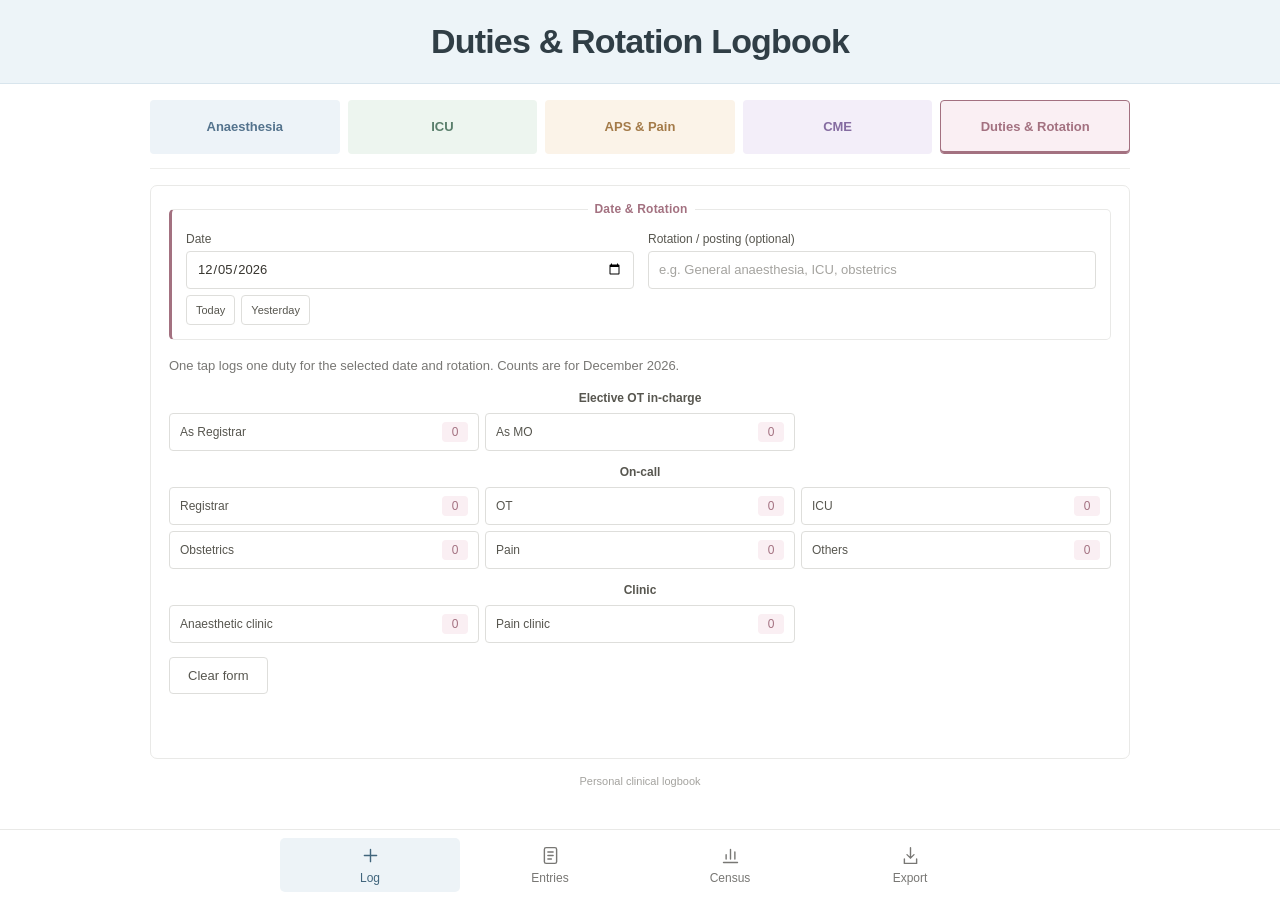
<file: duties-rotation.html>
<!doctype html>
<html lang="en"><head><meta charset="utf-8"><meta name="viewport" content="width=device-width, initial-scale=1"><title>Duties & Rotation Logbook</title><link rel="stylesheet" href="styles.css?v=20261014-feedback"><link rel="stylesheet" href="logbook-compact.css?v=20261012-refine"><link rel="stylesheet" href="entries-unified.css?v=20261014-back"><link rel="stylesheet" href="census-monthly.css"><link rel="stylesheet" href="unified-export.css?v=20261014-unified"></head>
<body class="compact-logbook" data-logbook="duties-rotation"><header><h1>Duties & Rotation Logbook</h1></header><main><nav class="page-nav logbook-tabs" aria-label="Choose logbook"><a href="anaesthesia.html#log" data-logbook="anaesthesia"><span class="logbook-tab-dot" aria-hidden="true"></span><span>Anaesthesia</span></a><a href="critical-care.html#log" data-logbook="critical-care"><span class="logbook-tab-dot" aria-hidden="true"></span><span>ICU</span></a><a href="aps-pain.html#log" data-logbook="aps-pain"><span class="logbook-tab-dot" aria-hidden="true"></span><span>APS & Pain</span></a><a href="cme.html#log" data-logbook="cme"><span class="logbook-tab-dot" aria-hidden="true"></span><span>CME</span></a><a href="duties-rotation.html#log" data-logbook="duties-rotation" aria-current="page"><span class="logbook-tab-dot" aria-hidden="true"></span><span>Duties & Rotation</span></a></nav>
<section id="view-log" class="logbook-view" aria-label="Log"><section class="panel"><h3 id="formtitle" hidden>Duties & rotation</h3><form id="form"><fieldset><legend>Date & Rotation</legend><div class="fields" id="details"></div></fieldset><section id="quick-duties" aria-label="Quick duty logging"></section><p id="draft-hint" class="muted"></p><div class="actions"><button id="save" type="submit">Save entry</button><button id="reset" class="secondary" type="button">Clear form</button></div><div id="status" role="status" aria-live="polite"></div></form></section></section>
<section id="view-entries" class="logbook-view" aria-labelledby="entries-title" hidden><section class="panel"><h2 id="entries-title">Entries</h2><div class="filters"><input id="search" aria-label="Search entries" placeholder="Search entries…"></div><div class="filters"><input id="from" type="date" aria-label="Filter from date"><input id="to" type="date" aria-label="Filter to date"></div><button id="clearfilters" class="secondary">Reset filters</button><p id="count" class="muted"></p><p id="entries-status" role="status"></p><div id="cases"></div></section></section>
<section id="view-census" class="logbook-view" aria-labelledby="census-title" hidden><h2 id="census-title">Census</h2><p class="muted">Overview of entries saved in this logbook on this device.</p><div class="stats activity-stats"><div class="stat"><span>TOTAL ENTRIES</span><strong id="total">0</strong></div><div class="stat"><span>THIS MONTH</span><strong id="month">0</strong></div></div><section class="panel report"><h3>Overview</h3><table><thead><tr><th>Duty</th><th>Entries</th></tr></thead><tbody id="summary"></tbody></table></section></section>
<section id="view-export" class="logbook-view" aria-labelledby="export-title" hidden><section class="panel export-panel"><h2 id="export-title">Export</h2><p>Download your records as a spreadsheet.</p><div class="actions"><button id="export">Export all entries (Excel CSV)</button><button id="filteredexport" class="secondary">Export filtered entries</button></div><p class="muted">Filtered exports use the search and date filters set in Entries. CSV files contain entry data. Use a full backup below to preserve revision history.</p><a class="text-link" href="#entries">Go to Entries filters →</a></section><section class="panel" id="drivepanel" aria-labelledby="drivetitle"><h3 id="drivetitle">Google Drive sync</h3><p>Keep your entries synchronised across devices in your private <strong>Duties & Rotation Logbook</strong> folder. Connect the same Google account on each device.</p><p id="driveaccount" class="muted"></p><div class="actions"><button id="connectdrive">Connect Google Drive</button><button id="syncdrive" class="secondary">Sync now</button><button id="disconnectdrive" class="secondary" hidden>Disconnect</button><a id="drivefolder" class="button secondary" target="_blank" rel="noopener noreferrer" hidden>Open Drive folder</a></div><p id="drivestatus" role="status" aria-live="polite">Cases are currently saved on this device. Connect Google Drive to sync.</p><div id="driveconflicts"></div><div class="actions"><button id="backupfull" class="secondary">Download full backup</button><button id="restorefull" class="secondary">Import full backup</button><input id="restorefile" type="file" accept="application/json,.json" hidden></div><details id="drivesetup"><summary>Connection setup</summary><p>Enter the Google OAuth Client ID created for this website. Use the same Client ID on every device. This is a public app identifier; never enter a client secret.</p><label for="googleclientid">Google Client ID</label><input id="googleclientid" type="text" placeholder="…apps.googleusercontent.com" autocomplete="off" spellcheck="false"><button id="saveclientid" class="secondary" style="margin-top:12px">Save connection setup</button></details><p class="muted">Sync runs while this page is open and connected. Reconnect Google when requested. Changes saved while offline sync after reconnection. Deleted entries and previous versions remain in Drive history.</p></section></section></main><footer>Personal clinical logbook</footer><nav class="bottom-nav" aria-label="Logbook sections"><a id="nav-log" href="#log" aria-controls="view-log" aria-current="page"><svg viewBox="0 0 24 24" fill="none" stroke="currentColor" stroke-width="1.6" stroke-linecap="round" stroke-linejoin="round" aria-hidden="true"><path d="M12 5v14M5 12h14"/></svg><span>Log</span></a><a id="nav-entries" href="#entries" aria-controls="view-entries"><svg viewBox="0 0 24 24" fill="none" stroke="currentColor" stroke-width="1.6" stroke-linecap="round" stroke-linejoin="round" aria-hidden="true"><rect x="5" y="3" width="14" height="18" rx="2"/><path d="M9 8h6M9 12h6M9 16h4"/></svg><span>Entries</span></a><a id="nav-census" href="#census" aria-controls="view-census"><svg viewBox="0 0 24 24" fill="none" stroke="currentColor" stroke-width="1.6" stroke-linecap="round" stroke-linejoin="round" aria-hidden="true"><path d="M4 20h16M7 16v-5M12 16V5M17 16V8"/></svg><span>Census</span></a><a id="nav-export" href="#export" aria-controls="view-export"><svg viewBox="0 0 24 24" fill="none" stroke="currentColor" stroke-width="1.6" stroke-linecap="round" stroke-linejoin="round" aria-hidden="true"><path d="M12 3v12m-4-4 4 4 4-4M5 16v5h14v-5"/></svg><span>Export</span></a></nav>
<script>const config = {"slug": "duties-rotation", "name": "Duties & Rotation", "titleKey": "duty", "groupKey": "duty", "formTitle": "Duties & rotation", "groups": [["details", "01 / Date & rotation"]], "fields": [["date", "Date", "date", "details", true], ["rotation", "Rotation / posting (optional)", "text", "details", false], ["duty", "Duty", "select", "details", true, ["Elective OT in-charge \u2014 Registrar", "Elective OT in-charge \u2014 MO", "On-call \u2014 Registrar", "On-call \u2014 OT", "On-call \u2014 ICU", "On-call \u2014 Obstetrics", "On-call \u2014 Pain", "On-call \u2014 Others", "Anaesthetic clinic", "Pain clinic"]], ["dutyOther", "Specify other duty", "text", "details", false]], "quickGroups": [["Elective OT in-charge", [["As Registrar", "Elective OT in-charge \u2014 Registrar"], ["As MO", "Elective OT in-charge \u2014 MO"]]], ["On-call", [["Registrar", "On-call \u2014 Registrar"], ["OT", "On-call \u2014 OT"], ["ICU", "On-call \u2014 ICU"], ["Obstetrics", "On-call \u2014 Obstetrics"], ["Pain", "On-call \u2014 Pain"], ["Others", "On-call \u2014 Others"]]], ["Clinic", [["Anaesthetic clinic", "Anaesthetic clinic"], ["Pain clinic", "Pain clinic"]]]]};</script>
<script src="activity-logbook.js?v=20261014-feedback"></script><script src="activity-sync.js?v=20261012-refine"></script><script src="save-feedback.js?v=20261014"></script><script src="navigation.js?v=20261012-tabs"></script><script src="https://accounts.google.com/gsi/client" async defer></script><script src="entries-unified.js?v=20261014-back"></script><script src="census-options.js"></script><script src="census-monthly.js"></script><script src="sync-adapter.js?v=20261014-unified"></script><script src="unified-export.js?v=20261014-unified"></script></body></html>
</file>
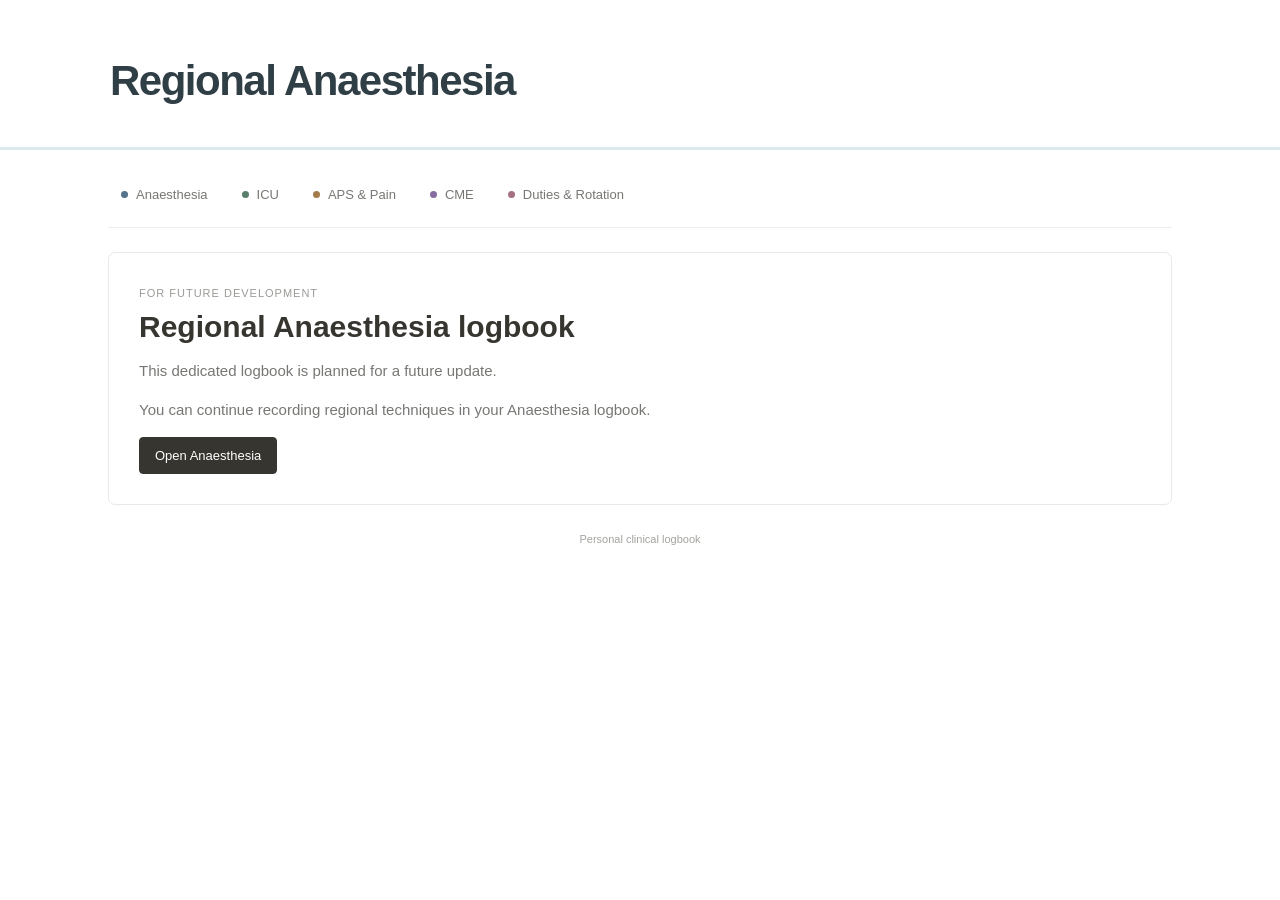
<file: regional-anaesthesia.html>
<!doctype html><html lang="en"><head><meta charset="utf-8"><meta name="viewport" content="width=device-width, initial-scale=1"><title>Regional Anaesthesia</title><link rel="stylesheet" href="styles.css?v=20261012-tabs"></head><body><header><h1>Regional Anaesthesia</h1></header><main><nav class="page-nav logbook-tabs" aria-label="Choose logbook"><a href="anaesthesia.html#log" data-logbook="anaesthesia"><span class="logbook-tab-dot" aria-hidden="true"></span><span>Anaesthesia</span></a><a href="critical-care.html#log" data-logbook="critical-care"><span class="logbook-tab-dot" aria-hidden="true"></span><span>ICU</span></a><a href="aps-pain.html#log" data-logbook="aps-pain"><span class="logbook-tab-dot" aria-hidden="true"></span><span>APS & Pain</span></a><a href="cme.html#log" data-logbook="cme"><span class="logbook-tab-dot" aria-hidden="true"></span><span>CME</span></a><a href="duties-rotation.html#log" data-logbook="duties-rotation"><span class="logbook-tab-dot" aria-hidden="true"></span><span>Duties & Rotation</span></a></nav><section class="panel"><span class="coming-soon">For future development</span><h2>Regional Anaesthesia logbook</h2><p>This dedicated logbook is planned for a future update.</p><p>You can continue recording regional techniques in your Anaesthesia logbook.</p><a class="button" href="anaesthesia.html">Open Anaesthesia</a></section></main><footer>Personal clinical logbook</footer></body></html>
</file>
<file: styles.css>
:root{font-family:system-ui,sans-serif;color:#111111;background:#eeeeee}*{box-sizing:border-box}body{margin:0}header{background:#111111;color:white;padding:26px 5%;display:flex;justify-content:space-between;align-items:center}header small{color:#cccccc;letter-spacing:2px}h1{font-size:24px;margin:8px 0}main{max-width:960px;margin:30px auto;padding:0 24px}.intro{display:flex;justify-content:space-between;align-items:center}h2{font-size:30px;margin:10px 0}p{color:#666666;line-height:1.6}.stats{display:grid;grid-template-columns:repeat(4,1fr);gap:14px;margin:24px 0}.stat,.panel{background:white;border:1px solid #cccccc;border-radius:16px;padding:24px}.stat strong{display:block;font-size:30px;margin:8px 0}.stat span{font-size:13px;color:#666666}.layout{display:grid;grid-template-columns:1fr;gap:24px}.panel h3{margin:0 0 8px;font-size:20px}.fields{display:grid;grid-template-columns:1fr;gap:16px}.wide{grid-column:1/-1}label{font-size:13px;font-weight:600;display:block}input,select,textarea{width:100%;border:1px solid #cccccc;border-radius:8px;background:#fff;padding:11px;font:inherit;margin-top:7px;color:#111111}textarea{min-height:80px;resize:vertical}fieldset{border:0;margin:22px 0;padding:0}legend{font-size:11px;letter-spacing:1.8px;text-transform:uppercase;color:#666666;margin-bottom:16px}button,.button{background:#111111;color:white;border:0;border-radius:8px;padding:12px 18px;font:inherit;font-weight:600;cursor:pointer;text-decoration:none;display:inline-block}.secondary{background:#eeeeee;color:#111111}.actions{display:flex;gap:10px;flex-wrap:wrap}.notice{background:#eeeeee;padding:12px;border-radius:8px;font-size:12px;margin:18px 0;color:#666666}.muted{font-size:13px;color:#666666}.case{border-top:1px solid #cccccc;padding:17px 0}.case strong{display:block;margin:6px 0}.tag{font-size:11px;background:#eeeeee;padding:4px 8px;border-radius:20px;display:inline-block;margin-right:5px}.case button{font-size:12px;padding:6px 10px}.empty{text-align:center;padding:50px 10px;color:#666666}#status{min-height:24px;margin:12px 0;font-size:14px}footer{padding:30px;text-align:center;font-size:12px;color:#666666}.filters{display:flex;gap:10px}.filters input{margin:12px 0}.report{margin-top:24px}table{width:100%;border-collapse:collapse;font-size:13px}td,th{padding:10px;text-align:left;border-bottom:1px solid #cccccc}@media(max-width:850px){.layout{grid-template-columns:1fr}.stats{grid-template-columns:1fr 1fr}.intro{display:block}}@media(max-width:450px){.fields{grid-template-columns:1fr}.wide{grid-column:auto}header{display:block}}
.choices{display:grid;gap:10px;margin-top:10px}.choice{display:flex;align-items:center;gap:10px;font-weight:400}.choice input{width:18px;margin:0;accent-color:#111111}.fieldlabel{font-size:13px;font-weight:600}[hidden]{display:none!important}.attachmentgrid{display:grid;grid-template-columns:repeat(auto-fill,minmax(180px,1fr));gap:16px;margin-top:16px}.attachmentcard{border:1px solid #ccc;padding:12px;border-radius:8px}.attachmentcard img{width:100%;height:140px;object-fit:contain;background:#eee}.attachmentcard p{font-size:12px;overflow-wrap:anywhere}.attachmentcard button{font-size:12px;padding:7px 10px}.intro{justify-content:flex-end}button:disabled{opacity:.5;cursor:wait}button:focus-visible,input:focus-visible,textarea:focus-visible,select:focus-visible{outline:2px solid #111;outline-offset:3px}
:root{color:#193f44;background:#f4f7f6}header{background:#123f43}p{color:#627777}.stat,.panel{border-color:#dce7e3}.stat span{color:#637c7b}input,select,textarea{border-color:#ccdcd7;color:#193f44}legend{color:#678682}button,.button{background:#167368;color:white}.secondary{background:#e9f2ef;color:#28564f}.notice{background:#eef6f2;color:#4f6b64}.muted{color:#6b817d}.case,td,th{border-color:#e5eeea}.tag{background:#eaf4ef;color:#164b42}.empty{color:#7d918b}footer{color:#788c85}.choice input{accent-color:#167368}.attachmentcard{border-color:#ccdcd7}.attachmentcard img{background:#eef6f2}button:focus-visible,input:focus-visible,textarea:focus-visible,select:focus-visible{outline-color:#167368}

#form>fieldset{display:block;min-width:0;margin:24px 0;padding:24px;border:1px solid #ccdcd7;border-radius:12px;background:#f9fcfa}
#form>fieldset>legend{padding:0 10px;margin:0;font-size:13px;font-weight:700;letter-spacing:1px;color:#28564f;background:#f9fcfa}
#form>fieldset .fields{margin-top:4px}
@media(max-width:450px){#form>fieldset{padding:18px 14px}}

header{min-height:150px;padding:40px 5%}header h1{font-size:clamp(30px,4vw,44px);line-height:1.2;margin:0}.comorbiditychoices{grid-template-columns:repeat(2,minmax(0,1fr));gap:12px 20px}@media(max-width:550px){header{min-height:130px;padding:32px 24px}.comorbiditychoices{grid-template-columns:1fr}}

/* Refined clinical logbook appearance */
:root{font-family:-apple-system,BlinkMacSystemFont,"Segoe UI",sans-serif;color:#203d38;background:#edf3ef;font-size:15px}
body{background:linear-gradient(180deg,#e4eee8 0,#f5f8f5 440px);min-height:100vh}
header{min-height:170px;padding:42px max(28px,calc((100vw - 1060px)/2));background:linear-gradient(115deg,#153e36,#245b4d);border-bottom:4px solid #a8c8b5;box-shadow:0 6px 24px #153e3610}
header h1{font-size:clamp(30px,3.8vw,44px);font-weight:650;letter-spacing:-1.3px;line-height:1.2;max-width:800px;color:#fff}
main{max-width:1120px;padding:0 28px;margin:30px auto 0}.intro{margin-bottom:22px}.intro button{font-size:13px}
.stats{gap:16px;margin:0 0 28px}.stat{border:1px solid #d9e6de;border-radius:14px;padding:22px 24px;background:#ffffffd9;box-shadow:0 4px 16px #1e493405;position:relative;overflow:hidden}.stat:before{content:"";position:absolute;top:0;left:0;right:0;height:3px;background:#9fbcab}.stat strong{font-size:36px;font-weight:600;letter-spacing:-1px;margin:12px 0 0;color:#204e40}.stat span{font-size:10px;font-weight:700;letter-spacing:1.1px;color:#5c766b}
.layout{gap:28px}.panel{padding:30px;border:1px solid #dce7df;border-radius:18px;background:#fff;box-shadow:0 8px 30px #203d3806}.panel h3{font-size:22px;font-weight:650;letter-spacing:-.45px;color:#234c3f;margin-bottom:20px}
#form>fieldset{margin:22px 0 26px;padding:26px 28px 28px;border:1px solid #dbe7df;border-left:3px solid #83aa94;border-radius:12px;background:#f8fbf9}
#form>fieldset>legend{font-size:12px;letter-spacing:1px;font-weight:750;color:#35604b;padding:0 12px;background:#f8fbf9;border-radius:4px}
.fields{gap:21px}.fields>div>label,.fieldlabel{font-size:13px;font-weight:600;letter-spacing:.1px;color:#345347}
input,select,textarea{margin-top:9px;padding:12px 14px;border:1px solid #ccddd2;border-radius:8px;background:#fff;color:#203d38;font-size:14px;line-height:1.45;transition:border-color .15s,box-shadow .15s}
textarea{min-height:112px}input::placeholder,textarea::placeholder{color:#93a69b}
input:focus,select:focus,textarea:focus{outline:none;border-color:#5b9272;box-shadow:0 0 0 3px #dfeee4}
button,.button{background:#28694e;border-radius:9px;padding:12px 18px;font-size:13px;font-weight:650;box-shadow:0 2px 3px #193f4410;transition:background .15s,transform .15s}
button:hover{background:#20583f}button:active{transform:translateY(1px)}.secondary{background:#eef5f0;color:#365b47;border:1px solid #d4e3d9;box-shadow:none}.secondary:hover{background:#e2ede5}.actions{gap:10px}#save{min-width:135px;padding:14px 24px}#reset{padding:14px 20px}
.choices{gap:13px}.choice{font-size:14px;color:#426052;font-weight:400;line-height:1.5}.choice input{accent-color:#28694e;box-shadow:none;flex-shrink:0;width:18px;height:18px}.comorbiditychoices{gap:14px 24px;padding-top:5px}
.tag{background:#eef5f0;color:#48705a;border:1px solid #e0ebe3;padding:5px 10px;font-size:11px;line-height:1.5;margin:3px 5px 3px 0}
.case{padding:22px 0;border-color:#e5ede7}.case strong{font-size:17px;font-weight:600;color:#2a4e3c;margin:8px 0}.case .muted{font-size:12px}.case button{padding:8px 13px;font-size:12px}
.muted,p{color:#70867a}.filters{gap:14px}.filters input{background:#fafcfb}.empty{padding:44px 20px;background:#f7faf8;border:1px dashed #d7e4da;border-radius:10px;font-size:14px;color:#829589}
.report{padding-top:24px;margin-top:28px;border-top:1px solid #e3ece5}.report h3{font-size:18px;margin-bottom:12px}th{font-size:11px;text-transform:uppercase;letter-spacing:.7px;color:#70877a;background:#f6f9f7}td,th{padding:13px 14px;border-color:#e7eee9}td{color:#466453}
.attachmentcard{border-color:#d5e2d8;background:white;padding:14px;border-radius:10px}.attachmentcard img{background:#f2f7f3;border-radius:5px}.attachmentcard p{color:#5f7a68}.attachmentgrid{gap:16px}#status{color:#28694e}footer{font-size:11px;padding:28px;color:#8a9d90}
@media(max-width:650px){main{padding:0 16px;margin-top:22px}header{padding:34px 24px;min-height:145px}header h1{letter-spacing:-.8px}.stats{gap:10px}.stat{padding:18px 16px}.stat strong{font-size:30px}.panel{padding:20px 16px;border-radius:14px}#form>fieldset{padding:22px 16px}.panel h3{font-size:20px}.filters{flex-wrap:wrap}.filters input{flex:1;min-width:130px}}
@media(prefers-reduced-motion:reduce){*{transition:none!important}}
.stats{grid-template-columns:repeat(5,minmax(0,1fr))}.stat span{display:block;min-height:28px;line-height:1.4}@media(max-width:850px){.stats{grid-template-columns:repeat(3,minmax(0,1fr))}}@media(max-width:550px){.stats{grid-template-columns:repeat(2,minmax(0,1fr))}}
#drivepanel{margin-bottom:24px}#drivepanel h3{margin-bottom:8px}#drivepanel p{font-size:13px}#drivepanel summary{cursor:pointer;font-weight:600;color:#365b47}#drivepanel details{margin-top:14px}#drivepanel .notice details{padding:12px;background:white;border-radius:8px}#drivestatus{color:#28564f;overflow-wrap:anywhere}

.page-nav{display:flex;gap:8px;flex-wrap:wrap;margin:0 0 26px}.page-nav a{padding:10px 14px;text-decoration:none;border-radius:8px;color:#365b47;background:#e5eee8;font-weight:600;font-size:13px}.page-nav a[aria-current="page"]{background:#28694e;color:white}.logbook-grid{display:grid;grid-template-columns:repeat(3,minmax(0,1fr));gap:20px;margin:26px 0}.logbook-card{display:flex;flex-direction:column;color:inherit;text-decoration:none;min-height:280px;transition:transform .15s,border-color .15s}.logbook-card:hover{transform:translateY(-3px);border-color:#83aa94}.logbook-card h2{font-size:24px}.logbook-card .record-count{font-size:48px;font-weight:650;color:#204e40;margin-top:auto}.logbook-card .card-link{margin-top:22px;font-weight:650;color:#28694e}.coming-soon{font-size:11px;text-transform:uppercase;letter-spacing:1px;color:#70867a}.dashboard-intro{margin:30px 0}.dashboard-intro h2{font-size:28px}.dashboard-note{margin-top:24px}.dashboard-note p{margin:0}.icu-stats{grid-template-columns:repeat(3,minmax(0,1fr))}@media(max-width:800px){.logbook-grid{grid-template-columns:1fr}.logbook-card{min-height:230px}}


/* White logbook theme with soft colour accents */
:root{font-family:-apple-system,BlinkMacSystemFont,'Segoe UI',Helvetica,Arial,sans-serif;color:#37352f;background:#fff;font-size:15px}
body{background:#fff;color:#37352f}
header{background:#fff;min-height:150px;border-bottom:1px solid #e9e9e7;box-shadow:none;padding-top:48px;padding-bottom:32px}
header h1{font-family:inherit;color:#37352f;font-weight:700;letter-spacing:-1.5px;font-size:clamp(30px,3.8vw,42px)}
h2,h3,legend{font-family:inherit}
main{margin-top:26px}
.panel{background:#fff;border:1px solid #e9e9e7;border-radius:7px;box-shadow:none}
.panel h3{color:#37352f;letter-spacing:-.5px;font-weight:650;font-size:22px}
.page-nav{gap:6px;padding-bottom:14px;border-bottom:1px solid #eeeeec;margin-bottom:24px}
.page-nav a{background:transparent;color:#787774;border:0;border-radius:4px;padding:8px 12px;font-weight:500}
.page-nav a[aria-current=page]{background:#f1f1ef;color:#37352f;box-shadow:none}
.page-nav a:hover{background:#f7f7f5;color:#37352f}
.stat{background:#fff;border:1px solid #e9e9e7;border-radius:6px;box-shadow:none;padding:20px 22px}
.stat:before{display:none}.stat span{color:#787774;font-size:10px;letter-spacing:.8px;font-weight:600}.stat strong{font-family:inherit;color:#37352f;font-size:34px;font-weight:600;letter-spacing:-1px}
#drivepanel{background:#fbfbfa;border-color:#e9e9e7}#drivepanel h3{color:#57564f;font-size:18px}#drivepanel summary{color:#57564f;font-weight:500}#drivestatus{color:#787774}
#form>fieldset{background:#fff;border:1px solid #e9e9e7;border-radius:5px;padding:24px 26px;margin-top:28px}
#form>fieldset>legend{background:#fff;color:#787774;font-size:11px;font-weight:600;letter-spacing:.7px;padding:0 10px}
.fields>div>label,.fieldlabel{color:#57564f;font-size:13px;font-weight:500;letter-spacing:0}
input,select,textarea{font-family:inherit;color:#37352f;background:#fff;border:1px solid #dededb;border-radius:4px;padding:11px 12px;box-shadow:none;font-size:14px}
input::placeholder,textarea::placeholder{color:#a4a39f}input:focus,select:focus,textarea:focus{border-color:#9db8cd;box-shadow:0 0 0 2px #eaf2f8;outline:none}
button,.button{background:#37352f;color:#fff;border:1px solid #37352f;border-radius:4px;box-shadow:none;font-size:13px;font-weight:500;padding:10px 15px;transition:background .12s}
button:hover,.button:hover{background:#504e48}.secondary{background:#fff;border-color:#dededb;color:#57564f}.secondary:hover{background:#f5f5f3}
#save{background:#2d6a94;border-color:#2d6a94}#save:hover{background:#255a7e}#status{color:#2d6a94}
.choice{font-size:14px;color:#57564f;font-weight:400}.choice input{accent-color:#787774;border-radius:3px}
.muted,p{color:#787774}.case{border-color:#ebebe8}.case .case-detail{color:#57564f;font-size:15px;line-height:1.6}.case .case-operation{color:#37352f;font-weight:650}.case .case-meta .muted{color:#9b9a97;font-size:12px}
.tag,.case .tag{background:#f1f1ef;border:0;color:#66655e;border-radius:3px;padding:4px 8px;font-size:11px}
.case button{font-size:12px;border-radius:4px;padding:7px 11px}.case button[data-delete]{background:#fff;color:#9b6c64;border-color:#e7dfdc}.case button[data-delete]:hover{background:#fbf4f2}
.report{border-color:#e9e9e7}.report h3{color:#37352f;font-size:18px}.specialty-summary{border-color:#eeeeeb}.specialty-summary>summary{color:#57564f;font-weight:500}.specialty-summary .specialty-count{color:#9b9a97;font-weight:400;font-size:12px}
.specialty-summary table{margin-top:12px}th{background:#f7f7f5;color:#787774;font-size:10px;font-weight:500;letter-spacing:.6px}td,th{border-color:#ecece9;padding:12px 14px}td{color:#57564f}
.empty{background:#fafaf9;border:1px dashed #e3e3df;border-radius:4px;color:#9b9a97}.attachmentcard{background:#fff;border-color:#e9e9e7;border-radius:4px}.attachmentcard img{background:#f7f7f5}.attachmentcard p{color:#787774}
.filters input{background:#fff}.logbook-card{border-radius:6px}.logbook-card:hover{border-color:#bbbcb7;transform:translateY(-2px)}.logbook-card .record-count{color:#37352f}.logbook-card .card-link{color:#787774}.coming-soon{color:#9b9a97}
footer{color:#a4a39f}
button:focus-visible,a:focus-visible,summary:focus-visible{outline:2px solid #9db8cd;outline-offset:3px}
@media(max-width:650px){header{min-height:130px;padding-top:32px}.panel{border-radius:5px}#form>fieldset{padding:20px 16px}.stat{padding:18px 16px}.stat strong{font-size:30px}}
/* Restrained colour accents on the white foundation */
header{border-bottom:3px solid #dce9ed}
header h1{color:#303e46}
.page-nav a[aria-current=page]{background:#edf3f7;color:#41657c}
.page-nav a:hover{background:#f1f5f7;color:#41657c}
.stat:before{display:block;height:3px;background:#a6bacd}
.stat:nth-child(1){background:#fafcff}.stat:nth-child(1) strong{color:#476584}
.stat:nth-child(2){background:#fafdfb}.stat:nth-child(2):before{background:#9dc3b2}.stat:nth-child(2) strong{color:#4d7c66}
.stat:nth-child(3){background:#fffcf9}.stat:nth-child(3):before{background:#ddbc99}.stat:nth-child(3) strong{color:#a0784d}
.stat:nth-child(4){background:#fcfbff}.stat:nth-child(4):before{background:#bfb0d4}.stat:nth-child(4) strong{color:#806b9c}
.stat:nth-child(5){background:#fffafb}.stat:nth-child(5):before{background:#d7acb8}.stat:nth-child(5) strong{color:#a77585}
#drivepanel{background:#fafcfd;border-color:#e3eaf0}#drivepanel h3,#drivepanel summary{color:#547286}
#form>fieldset{border-left:3px solid #a5bace}
#form>fieldset>legend{color:#59758d}
#form>fieldset:nth-child(2){border-left-color:#a3c2b2}#form>fieldset:nth-child(2)>legend{color:#5d7f6d}
#form>fieldset:nth-child(3){border-left-color:#d8b695}#form>fieldset:nth-child(3)>legend{color:#9a7959}
#form>fieldset:nth-child(4){border-left-color:#bcadd0}#form>fieldset:nth-child(4)>legend{color:#857398}
.choice input{accent-color:#66869d}
.tag,.case .tag{background:#edf2f7;color:#5d7691}
.case:nth-child(3n+2) .tag{background:#eef5ef;color:#63806a}
.case:nth-child(3n) .tag{background:#f5eff7;color:#8b7495}
.specialty-summary>summary{color:#58748a}
.specialty-summary:nth-child(3n+2)>summary{color:#64816e}
.specialty-summary:nth-child(3n)>summary{color:#8b7597}
.report h3{color:#455a68}th{background:#f4f7f9;color:#72828e}
.case button[data-edit]{background:#f7fafd;border-color:#dce5ec;color:#55728a}
.logbook-card:nth-child(1){border-top:3px solid #a5bace}.logbook-card:nth-child(2){border-top:3px solid #a3c2b2}.logbook-card:nth-child(3){border-top:3px solid #d8b695}

/* Persistent sections, using the existing white theme and soft blue accents. */
body:has(.bottom-nav){padding-bottom:calc(82px + env(safe-area-inset-bottom,0px))}
.bottom-nav{position:fixed;bottom:0;left:0;right:0;z-index:20;display:grid;grid-template-columns:repeat(4,minmax(0,1fr));padding:8px max(16px,calc((100vw - 720px)/2)) calc(8px + env(safe-area-inset-bottom,0px));background:#fff;border-top:1px solid #e9e9e7}
.bottom-nav a{display:flex;flex-direction:column;align-items:center;justify-content:center;gap:5px;min-height:54px;padding:7px 10px;border-radius:5px;color:#787774;text-decoration:none;font-size:12px;font-weight:500}
.bottom-nav svg{width:21px;height:21px;flex-shrink:0}
.bottom-nav a:hover{background:#f7f7f5;color:#37352f}
.bottom-nav a[aria-current=page]{background:#edf3f7;color:#41657c}
.logbook-view>h2,.logbook-view .panel>h2{font-size:24px;font-weight:650;letter-spacing:-.5px;margin:0 0 14px;color:#37352f}
.logbook-view .report{border:0;padding-top:0;margin-top:0}
.export-panel{margin-bottom:24px}
.export-panel .intro{margin:0}
.text-link{color:#547286;font-size:13px;text-underline-offset:3px}
@media(max-width:450px){.bottom-nav{padding-left:10px;padding-right:10px}.bottom-nav a{padding-left:5px;padding-right:5px}}

/* Five logbooks, each with a restrained Notion-style colour. */
.logbook-tabs{gap:8px;align-items:stretch}
.logbook-tabs a{--tab-color:#54738d;--tab-bg:#edf3f8;display:flex;align-items:center;gap:8px;border:1px solid transparent;font-size:13px;padding:10px 12px;white-space:nowrap}
.logbook-tabs a[data-logbook="critical-care"]{--tab-color:#597e6b;--tab-bg:#edf5ef}
.logbook-tabs a[data-logbook="aps-pain"]{--tab-color:#a37a48;--tab-bg:#fbf3e8}
.logbook-tabs a[data-logbook="cme"]{--tab-color:#856ca1;--tab-bg:#f3eef9}
.logbook-tabs a[data-logbook="duties-rotation"]{--tab-color:#a37180;--tab-bg:#faeff3}
.logbook-tab-dot{width:7px;height:7px;border-radius:50%;background:var(--tab-color);flex-shrink:0}
.logbook-tabs a[aria-current=page],.logbook-tabs a:hover{color:var(--tab-color);background:var(--tab-bg);border-color:var(--tab-bg)}
body[data-logbook="aps-pain"]{--activity-color:#a37a48;--activity-bg:#fbf3e8}
body[data-logbook="cme"]{--activity-color:#856ca1;--activity-bg:#f3eef9}
body[data-logbook="duties-rotation"]{--activity-color:#a37180;--activity-bg:#faeff3}
body[data-logbook] #form>fieldset{border-left-color:var(--activity-color)}
body[data-logbook] #form>fieldset>legend{color:var(--activity-color)}
.option-group{margin:0;padding:0;border:0;min-width:0}
.option-group>legend{font-size:13px;font-weight:500;text-transform:none;letter-spacing:0;color:#57564f;margin-bottom:10px}
.option-chips{display:flex;flex-wrap:wrap;gap:8px}
.option-chip{display:flex;align-items:center;gap:8px;padding:9px 12px;border:1px solid #e9e9e7;border-radius:4px;font-size:13px;font-weight:400;cursor:pointer;background:#fff}
.option-chip input{width:15px;height:15px;margin:0;accent-color:var(--activity-color,#66869d);box-shadow:none;flex-shrink:0}
.option-chip:has(input:checked){border-color:var(--activity-color,#66869d);background:var(--activity-bg,#edf3f8);color:var(--activity-color,#54738d)}
.option-chip:focus-within{outline:2px solid #9db8cd;outline-offset:2px}
.date-shortcuts{display:flex;gap:8px;margin-top:10px}.date-shortcuts button{font-size:12px;padding:6px 11px}
.duty-group{margin:24px 0}.duty-group h4{font-size:13px;font-weight:600;color:#57564f;margin:0 0 12px}
.duty-buttons{display:grid;grid-template-columns:repeat(2,minmax(0,1fr));gap:10px}
.duty-button{display:flex;justify-content:space-between;align-items:center;gap:12px;text-align:left;min-height:48px;background:#fff}
.duty-button:hover{background:var(--activity-bg,#faeff3)}
.duty-count{min-width:26px;padding:3px 7px;border-radius:4px;background:var(--activity-bg,#faeff3);color:var(--activity-color,#a37180);text-align:center;font-size:12px}
.activity-stats{grid-template-columns:repeat(2,minmax(0,1fr))}
@media(max-width:550px){.logbook-tabs{gap:6px}.logbook-tabs a{padding:9px 10px;font-size:12px}.option-chip{font-size:12px;padding:8px 10px}.duty-buttons{grid-template-columns:1fr 1fr}}

.save-confirmation{position:fixed;top:calc(16px + env(safe-area-inset-top,0px));left:50%;transform:translateX(-50%);z-index:1000;width:max-content;max-width:calc(100% - 32px);display:flex;align-items:center;gap:20px;padding:16px 18px;border:1px solid #9dccb8;border-radius:14px;background:#eefaf2;color:#17543b;box-shadow:0 8px 28px #123f4326}.save-confirmation strong,.save-confirmation span{display:block}.save-confirmation strong{font-size:15px;line-height:1.4}.save-confirmation span{font-size:13px;margin-top:4px}.save-confirmation .save-confirmation-dismiss{flex-shrink:0;min-width:44px;min-height:44px;padding:6px;background:transparent;color:#17543b;font-size:24px;line-height:1}
</file>
<file: anaesthesia-compact.css>
/* Anaesthesia preview: denser fields with comfortable tap targets. */
.compact-anaesthesia header{min-height:84px;padding:20px 24px;background:#edf4f8;border-bottom:1px solid #d8e5ed;justify-content:center;text-align:center}
.compact-anaesthesia header h1{font-size:clamp(25px,3.5vw,34px);letter-spacing:-.8px;margin:0}
.compact-anaesthesia main{max-width:1020px;margin:16px auto 0;padding:0 20px}
.compact-anaesthesia .logbook-tabs{display:grid;grid-template-columns:repeat(5,minmax(0,1fr));gap:8px;margin-bottom:16px;padding-bottom:14px}
.compact-anaesthesia .logbook-tabs a{justify-content:center;text-align:center;background:var(--tab-bg);color:var(--tab-color);border:1px solid transparent;min-height:54px;padding:10px 7px;white-space:normal;line-height:1.3;font-weight:600}
.compact-anaesthesia .logbook-tabs a[aria-current=page]{border-color:var(--tab-color);box-shadow:inset 0 -2px var(--tab-color)}
.compact-anaesthesia .logbook-tabs a:hover{filter:brightness(.97)}
.compact-anaesthesia .logbook-tab-dot{display:none}
.compact-anaesthesia #view-log>.panel{padding:16px 18px}
.compact-anaesthesia .panel .form-heading{font-size:17px;margin:0 0 10px}
.compact-anaesthesia #form>fieldset{margin:12px 0 16px;padding:12px 14px 14px;border-left-width:3px}
.compact-anaesthesia #form>fieldset>legend{font-size:11px;letter-spacing:.6px;padding:0 7px}
.compact-anaesthesia .fields{grid-template-columns:repeat(2,minmax(0,1fr));gap:12px 14px}
.compact-anaesthesia .fields>div{min-width:0}
.compact-anaesthesia input,.compact-anaesthesia select,.compact-anaesthesia textarea{margin-top:5px;padding:8px 10px;min-height:38px;font-size:13px;line-height:1.35}
.compact-anaesthesia textarea{min-height:66px}
.compact-anaesthesia #reflection>.wide{grid-column:auto}
.compact-anaesthesia .fields>div>label,.compact-anaesthesia .fieldlabel{font-size:12px}
.compact-anaesthesia #urgencyField{align-self:end}
.compact-options{display:flex;flex-wrap:wrap;gap:6px;margin-top:5px}
.compact-choice{display:flex;align-items:center;justify-content:center;position:relative;cursor:pointer;border:1px solid #dededb;border-radius:4px;padding:9px 10px;background:#fff;min-height:38px;font-size:12px;font-weight:500;line-height:1.2}
.compact-choice:has(input:checked){background:#eaf2f8;color:#41657c;border-color:#91aec5}
.compact-choice:focus-within{outline:2px solid #9db8cd;outline-offset:2px}
.compact-choice input{position:absolute;opacity:0;width:1px;min-height:0;height:1px;padding:0;margin:0}
.compact-anaesthesia #urgencyField .compact-options{flex-wrap:nowrap}
.compact-anaesthesia #urgencyField .compact-choice{flex:1;padding:9px 6px;text-align:center}
.compact-date{display:flex;gap:7px;align-items:center;margin-top:5px}
.compact-date input{min-width:0;flex:1;margin-top:0}
.compact-date .today-button{padding:9px 12px;min-height:38px;font-size:12px}
.compact-date .today-button[aria-pressed=true]{background:#eaf2f8;color:#41657c;border-color:#91aec5}
.age-picker{display:flex;gap:6px;align-items:center;margin-top:5px;flex-wrap:wrap}
.age-picker select{flex:1;min-width:68px;margin-top:0!important}
.age-units{display:flex;gap:3px;flex:2}
.age-units button{font-size:11px;padding:9px 5px;min-height:38px;flex:1;background:#fff;color:#787774;border:1px solid #dededb;box-shadow:none}
.age-units button[aria-pressed=true]{color:#41657c;border-color:#91aec5;background:#eaf2f8}
.compact-anaesthesia .comorbiditychoices,.compact-anaesthesia #skills{display:flex;flex-wrap:wrap;gap:6px;margin-top:7px;padding-top:0}
.compact-anaesthesia .choice{display:flex;gap:6px;padding:6px 8px;min-height:32px;border:1px solid #e9e9e7;border-radius:4px;line-height:1.25;font-size:11px;background:#fafaf9}
.compact-anaesthesia .choice:has(input:checked){background:#edf3f8;border-color:#91aec5;color:#41657c}
.compact-anaesthesia .choice input{width:13px;height:13px;min-height:0;margin:0;padding:0}
.operation-suggestions{display:flex;flex-wrap:wrap;gap:6px;margin-top:7px}
.operation-suggestions button{padding:6px 9px;min-height:30px;font-size:11px;font-weight:500;background:#f3f7fa;color:#54738d;border-color:#e0e9ef}
.compact-anaesthesia #save,.compact-anaesthesia #reset{padding:10px 18px}
.compact-anaesthesia footer{padding:16px}
@media(max-width:550px){
 .compact-anaesthesia header{min-height:72px;padding:18px 12px}
 .compact-anaesthesia main{padding:0 10px;margin-top:12px}
 .compact-anaesthesia .logbook-tabs{gap:5px;margin-bottom:12px;padding-bottom:12px}
 .compact-anaesthesia .logbook-tabs a{font-size:10px;padding:7px 3px;min-height:52px}
 .compact-anaesthesia #view-log>.panel{padding:12px 10px}
 .compact-anaesthesia #form>fieldset{padding:10px;margin:10px 0 14px}
 .compact-anaesthesia .fields{gap:10px}
 .compact-anaesthesia #dateField,.compact-anaesthesia #urgencyField{grid-column:1/-1}
 .compact-anaesthesia .wide{grid-column:1/-1}
 .compact-anaesthesia #reflection>.wide{grid-column:1/-1}
 .compact-anaesthesia select,.compact-anaesthesia input,.compact-anaesthesia textarea{font-size:16px}
 .age-picker select{width:100%;flex-basis:100%}
 .age-units{width:100%;flex-basis:100%}
 .age-units button{font-size:10px}
 .compact-anaesthesia #genderField .compact-options{flex-wrap:nowrap}
 .compact-anaesthesia #genderField .compact-choice{flex:1;padding:9px 6px}
}
.compact-anaesthesia #form>fieldset>legend{text-transform:none;font-size:12px;letter-spacing:.2px}
.compact-anaesthesia .choices,.comorbidity-row{display:flex;flex-wrap:wrap;gap:6px;margin-top:7px}
.compact-anaesthesia #comorbidities{display:block}
.comorbidity-row{margin-top:6px}
.compact-anaesthesia #skills{display:block}
.compact-anaesthesia #skills details{border:1px solid #e9e9e7;border-radius:5px;padding:9px 10px;margin-top:9px}
.compact-anaesthesia #skills summary{cursor:pointer;font-size:12px;color:#54738d}
.quick-caption{font-size:11px;color:#787774;margin-top:9px}
.procedure-group+.procedure-group{margin-top:12px}
.compact-anaesthesia .procedure-shortcut{font-size:11px;padding:7px 9px;min-height:32px;color:#555;background:#fafaf9;border:1px solid #e9e9e7;box-shadow:none;font-weight:400}
.compact-anaesthesia .procedure-shortcut[aria-checked=true]{background:#edf3f8;border-color:#91aec5;color:#41657c}
.compact-anaesthesia #urgencyField .compact-choice{font-size:11px;padding:9px 3px}
.compact-anaesthesia [hidden]{display:none!important}
@media(max-width:550px){.age-units{min-width:0}.age-units button{min-width:0;padding:9px 2px}}

/* Tighter comorbidity rows, retaining the requested clinical group order. */
.compact-anaesthesia #comorbidities .comorbidity-row{gap:4px;margin-top:4px}
.compact-anaesthesia #comorbidities .choice{min-height:26px;padding:4px 6px;gap:5px}
.compact-anaesthesia #form>fieldset:first-child{margin-top:0}

/* Full-width rows retain readable, comfortable choices. */
.compact-anaesthesia #form>fieldset>legend{margin-inline:auto;text-align:center}
.compact-anaesthesia #comorbidities .comorbidity-row{display:grid;grid-template-columns:repeat(6,minmax(0,1fr));gap:6px;margin-top:6px}
.compact-anaesthesia #comorbidities .choice{min-height:38px;padding:6px 8px;gap:6px;font-size:11px}
@media(max-width:550px){.compact-anaesthesia #comorbidities .comorbidity-row{grid-template-columns:repeat(3,minmax(0,1fr))}}
@media(min-width:551px){
 .compact-anaesthesia #comorbidities .comorbidity-row:nth-child(1){grid-template-columns:1.4fr 1.5fr 1.4fr .8fr .9fr .9fr}
 .compact-anaesthesia #comorbidities .comorbidity-row:nth-child(2){grid-template-columns:1.5fr 1fr 1.5fr 1.1fr 1fr .9fr}
 .compact-anaesthesia #comorbidities .comorbidity-row:nth-child(3){grid-template-columns:.9fr .8fr .7fr .9fr 1.4fr 1.5fr}
}
</file>
<file: entries-unified.css>
.show-unified-entries .logbook-tabs{display:none!important}
.entry-back{display:inline-flex;align-items:center;justify-content:center;width:44px;height:44px;padding:10px;margin:0 0 12px;border:1px solid #dce7e3;border-radius:8px;background:#f4f7f6;color:#28564f}
.entry-back svg{width:22px;height:22px}
.unified-entries{padding:18px!important}
.entries-search-label{position:absolute;width:1px;height:1px;overflow:hidden;clip-path:inset(50%)}
#entries-search{width:100%;min-height:42px;margin:0 0 12px;font-size:14px}
.entries-filters{display:flex;flex-wrap:wrap;gap:7px}
.entries-filters button{padding:9px 15px;min-height:36px;border:1px solid #e5e5e2;background:#fafaf9;color:#787774;font-size:12px;box-shadow:none}
.entries-filters button[aria-pressed=true]{background:#edf3f8;color:#41657c;border-color:#91aec5}
.entries-count{font-size:12px;color:#787774;margin:14px 0}
.entry-card{border:1px solid #e9e9e7;border-radius:6px;padding:14px;margin-top:10px;background:#fff}
.entry-meta{display:flex;align-items:center;flex-wrap:wrap;gap:10px;font-size:11px;color:#787774}
.entry-category{padding:4px 8px;border-radius:4px;background:#edf3f8;color:#54738d}
.entry-category[data-category=critical-care]{background:#edf5ef;color:#597e6b}
.entry-category[data-category=aps-pain]{background:#fbf3e8;color:#a37a48}
.entry-category[data-category=cme]{background:#f3eef9;color:#856ca1}
.entry-category[data-category=duties-rotation]{background:#faeff3;color:#a37180}
.entry-card h3{font-size:15px;margin:10px 0 6px;overflow-wrap:anywhere}
.entry-card p{font-size:12px;margin:6px 0;color:#787774;overflow-wrap:anywhere}
.entry-notes{display:-webkit-box;-webkit-line-clamp:2;-webkit-box-orient:vertical;overflow:hidden}
.entry-card .actions{margin-top:12px;gap:14px}
.entry-card a{font-size:12px;color:#54738d;text-underline-offset:3px}
.entry-card .entry-delete{color:#92756f}
@media(max-width:550px){.unified-entries{padding:12px!important}.entries-filters{gap:5px}.entries-filters button{padding:8px 10px;font-size:11px}#entries-search{font-size:16px}}
</file>
<file: census-monthly.css>
.show-monthly-census .logbook-tabs{display:none!important}
.monthly-census>h2{font-size:24px;margin:0 0 16px}
.census-toolbar{display:flex;align-items:center;gap:12px;flex-wrap:wrap}
.census-toolbar label{font-size:13px}.census-toolbar select{max-width:230px;margin:0}
.census-status,.census-section>p{font-size:12px;color:#787774;line-height:1.5}
.census-section{margin:24px 0}.census-section h3{font-size:17px;color:#54738d;margin:0 0 10px}.tone-2 h3{color:#597e6b}.tone-3 h3{color:#856ca1}.tone-4 h3{color:#a37a48}
.census-scroll{overflow:auto;border:1px solid #e5e5e2;border-radius:5px;background:white}
.census-scroll table{width:100%;min-width:950px;margin:0;font-variant-numeric:tabular-nums;border-collapse:separate;border-spacing:0;font-size:12px}
.census-scroll th,.census-scroll td{padding:10px 9px;text-align:center;border-bottom:1px solid #eee}
.census-scroll th:first-child{position:sticky;left:0;z-index:1;text-align:left;min-width:175px;max-width:210px;background:#fafaf9;white-space:normal;font-weight:500}
.census-scroll thead th{background:#edf3f8;color:#54738d;font-weight:600;white-space:nowrap}
.census-scroll td:last-child,.census-scroll thead th:last-child{font-weight:650;background:#f0f5f7}
.census-scroll .compulsory-table{min-width:600px}
@media(max-width:550px){.census-scroll th:first-child{min-width:130px;max-width:155px}.census-scroll th,.census-scroll td{padding:9px 7px}}
.census-scroll th{text-transform:none;letter-spacing:0;font-size:12px}
.census-scroll td:last-child,.census-scroll thead th:last-child{position:sticky;right:0;z-index:2;box-shadow:-1px 0 #e5e5e2}
.census-scroll .compulsory-table td:last-child{position:static;box-shadow:none}

.census-overview{margin:24px 0}.census-overview h3{font-size:17px;color:#54738d;margin:0 0 10px}
.census-total-cards{display:grid;grid-template-columns:repeat(4,minmax(0,1fr));gap:10px}
.census-total-card{padding:16px;border:1px solid #e5e5e2;border-top:3px solid #a5bace;border-radius:5px;background:#fafcff}
.census-total-card span{display:block;font-size:12px;color:#787774}.census-total-card strong{display:block;font-size:28px;color:#476584;margin-top:8px}
.census-total-card:nth-child(2){background:#fafdfb;border-top-color:#a3c2b2}.census-total-card:nth-child(3){background:#fffcf9;border-top-color:#d8b695}.census-total-card:nth-child(4){background:#fcfbff;border-top-color:#bcadd0}
@media(max-width:550px){.census-total-cards{grid-template-columns:repeat(2,minmax(0,1fr))}}
</file>
<file: unified-export.css>
.show-unified-export .logbook-tabs{display:none!important}
.unified-export{display:grid;gap:18px}
.unified-export .panel{padding:20px!important}
.unified-export h2{font-size:24px;margin:0 0 8px}
.unified-export .export-categories{display:grid;grid-template-columns:repeat(2,minmax(0,1fr));gap:10px;margin:18px 0}
.unified-export .export-categories legend{grid-column:1/-1;margin-bottom:10px}
.unified-export .export-choice{display:flex;align-items:center;gap:10px;font-size:14px;font-weight:400;line-height:1.4}
.unified-export .export-choice input{width:18px;height:18px;flex-shrink:0;margin:0;accent-color:#167368}
.unified-export .export-dates{display:grid;grid-template-columns:1fr 1fr;gap:12px;margin:20px 0}
.unified-export .export-auto{margin-top:20px}
.unified-export [role=status]{font-size:14px;line-height:1.5}
.unified-sync-results{padding-left:20px;font-size:13px;color:#4f6b64;line-height:1.6}
.unified-sync-results li{margin:8px 0;overflow-wrap:anywhere}
.unified-conflicts pre{white-space:pre-wrap;overflow-wrap:anywhere;font-size:12px}
@media(max-width:500px){.unified-export .panel{padding:15px!important}.unified-export .export-categories{grid-template-columns:1fr}.unified-export .actions button,.unified-export #unified-export-csv{width:100%}.unified-export .export-dates{grid-template-columns:1fr}}
</file>
<file: logbook-compact.css>
/* Anaesthesia preview: denser fields with comfortable tap targets. */
.compact-logbook header{min-height:84px;padding:20px 24px;background:#edf4f8;border-bottom:1px solid #d8e5ed;justify-content:center;text-align:center}
.compact-logbook header h1{font-size:clamp(25px,3.5vw,34px);letter-spacing:-.8px;margin:0}
.compact-logbook main{max-width:1020px;margin:16px auto 0;padding:0 20px}
.compact-logbook .logbook-tabs{display:grid;grid-template-columns:repeat(5,minmax(0,1fr));gap:8px;margin-bottom:16px;padding-bottom:14px}
.compact-logbook .logbook-tabs a{justify-content:center;text-align:center;background:var(--tab-bg);color:var(--tab-color);border:1px solid transparent;min-height:54px;padding:10px 7px;white-space:normal;line-height:1.3;font-weight:600}
.compact-logbook .logbook-tabs a[aria-current=page]{border-color:var(--tab-color);box-shadow:inset 0 -2px var(--tab-color)}
.compact-logbook .logbook-tabs a:hover{filter:brightness(.97)}
.compact-logbook .logbook-tab-dot{display:none}
.compact-logbook #view-log>.panel{padding:16px 18px}
.compact-logbook #form>fieldset{margin:12px 0 16px;padding:12px 14px 14px;border-left-width:3px}
.compact-logbook #form>fieldset>legend{font-size:11px;letter-spacing:.6px;padding:0 7px}
.compact-logbook .fields{grid-template-columns:repeat(2,minmax(0,1fr));gap:12px 14px}
.compact-logbook .fields>div{min-width:0}
.compact-logbook input,.compact-logbook select,.compact-logbook textarea{margin-top:5px;padding:8px 10px;min-height:38px;font-size:13px;line-height:1.35}
.compact-logbook textarea{min-height:66px}
.compact-logbook #reflection>.wide{grid-column:auto}
.compact-logbook .fields>div>label,.compact-logbook .fieldlabel{font-size:12px}
.compact-options{display:flex;flex-wrap:wrap;gap:6px;margin-top:5px}
.compact-choice{display:flex;align-items:center;justify-content:center;position:relative;cursor:pointer;border:1px solid #dededb;border-radius:4px;padding:9px 10px;background:#fff;min-height:38px;font-size:12px;font-weight:500;line-height:1.2}
.compact-choice:has(input:checked){background:#eaf2f8;color:#41657c;border-color:#91aec5}
.compact-logbook #form>fieldset>legend{margin-inline:auto;text-align:center;text-transform:none;font-size:12px;letter-spacing:.2px}
.compact-logbook #form>fieldset:first-child{margin-top:0}
.compact-logbook [hidden]{display:none!important}
.compact-logbook .choices,.compact-logbook .option-chips{display:flex;flex-wrap:wrap;gap:6px;margin-top:6px}
.compact-logbook .choice,.compact-logbook .option-chip{display:flex;align-items:center;gap:6px;padding:6px 8px;min-height:32px;font-size:11px;line-height:1.25;border:1px solid #e9e9e7;border-radius:4px;background:#fafaf9}
.compact-logbook .choice:has(input:checked){background:#edf3f8;border-color:#91aec5;color:#41657c}
.compact-logbook .choice input,.compact-logbook .option-chip input{width:13px;height:13px;min-height:0;margin:0;padding:0;flex-shrink:0}
.compact-logbook .option-group>legend{font-size:12px;margin-bottom:0}
.compact-logbook .option-group{padding:0;margin:0;border:0}
.compact-logbook .date-shortcuts{gap:6px;margin-top:6px}
.compact-logbook .date-shortcuts button{min-height:30px;padding:6px 9px;font-size:11px}
.compact-logbook .duty-group{margin:14px 0}
.compact-logbook .duty-group h4{text-align:center;margin:0 0 8px;font-size:12px}
.compact-logbook .duty-buttons{gap:6px;grid-template-columns:repeat(3,minmax(0,1fr))}
.compact-logbook .duty-button{min-height:38px;font-size:12px;padding:8px 10px}
.compact-logbook #save,.compact-logbook #reset{padding:10px 18px}
.compact-logbook #draft-hint{font-size:12px;margin:10px 0}
.compact-logbook footer{padding:16px}
@media(max-width:550px){
 .compact-logbook header{min-height:72px;padding:18px 12px}
 .compact-logbook header h1{font-size:25px}
 .compact-logbook main{padding:0 10px;margin-top:12px}
 .compact-logbook .logbook-tabs{gap:5px;margin-bottom:12px;padding-bottom:12px}
 .compact-logbook .logbook-tabs a{font-size:10px;padding:7px 3px;min-height:52px}
 .compact-logbook #view-log>.panel{padding:12px 10px}
 .compact-logbook #form>fieldset{padding:10px;margin:10px 0 14px}
 .compact-logbook .fields{gap:10px}
 .compact-logbook .wide{grid-column:1/-1}
 .compact-logbook select,.compact-logbook input,.compact-logbook textarea{font-size:16px}
 .compact-logbook #reflection>.wide{grid-column:1/-1}
 .compact-logbook .duty-buttons{grid-template-columns:repeat(2,minmax(0,1fr))}
}

.compact-logbook .primary-entry{grid-column:1/-1}.compact-logbook .primary-entry>label{font-size:14px;font-weight:600}.compact-logbook .primary-entry input{min-height:46px;font-size:16px}
</file>
<file: icu-refinements.css>
.icu-date{display:flex;gap:7px;align-items:center;margin-top:5px}
.icu-date input{flex:1;min-width:0;margin-top:0}
.icu-date button{font-size:12px;min-height:38px;padding:9px 12px}
.icu-date button[aria-pressed=true]{background:#eaf2f8;color:#41657c;border-color:#91aec5}
.compact-logbook #reflection>#learningField{grid-column:1/-1}
.compact-logbook #learning{min-height:38px;height:38px;resize:vertical}
.compact-logbook #icu-census .fieldlabel{display:none}
.compact-logbook #skillsField>.fieldlabel,.compact-logbook #interventionsField>.fieldlabel{display:none}
.compact-logbook #icu-interventions .muted,.compact-logbook #skillsField .muted{font-size:12px;margin:0 0 8px}
@media(max-width:550px){.compact-logbook #dateField{grid-column:1/-1}}
</file>
